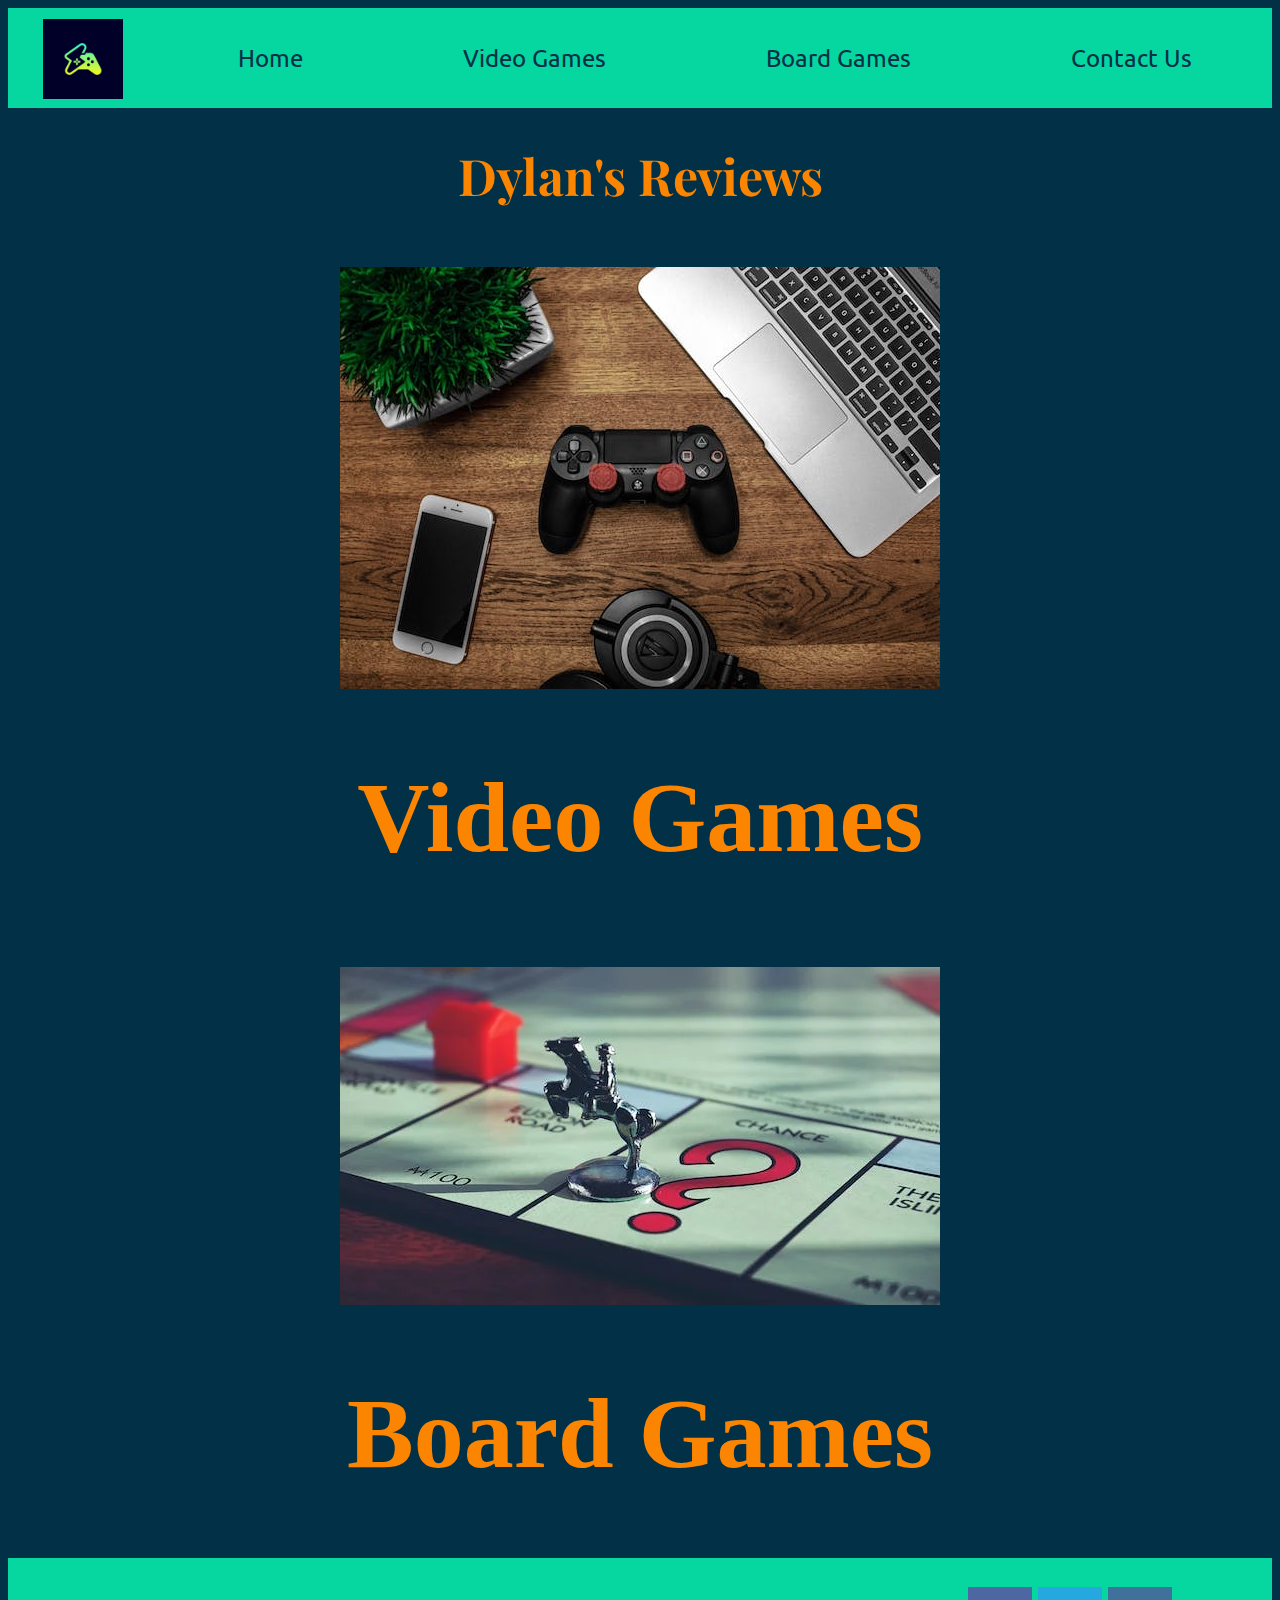
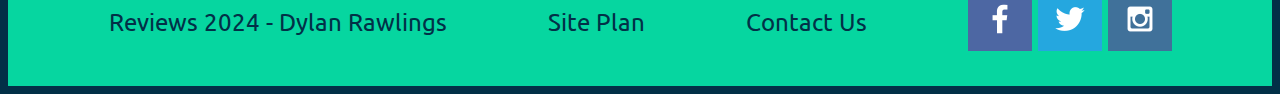
<file: reviews/index.html>
<!DOCTYPE html>
<html lang="en">
  <head>
    <meta charset="UTF-8" />
    <meta name="viewport" content="width=device-width, initial-scale=1.0" />
    <title>Reviews</title>
    <link rel="stylesheet" href="styles/index-styles.css" />
  </head>
  <body>
    <div id="content">
      <header>
        <a href="index.html" id="logo_link">
          <img class="logo" src="images/logo_200x200.png" alt="Reviews Logo" />
        </a>
        <nav>
          <a href="index.html">Home</a>
          <a href="videogames.html">Video Games</a>
          <a href="boardgames.html">Board Games</a>
          <a href="#">Contact Us</a>
        </nav>
      </header>
      <h1 id="title">Dylan's Reviews</h1>
      <main class="home-grid">
        <form action="videogames.html" id="video-game-image">
          <input type="image" src="images/video-game-link.jpeg" alt="video-game-image">
          <h1 id="videogames">Video Games</h1>
        </form>
        <form action="boardgames.html" id="board-game-image">
          <input type="image" src="images/baord-game-link.webp" alt="board-game-image">
          <h1 id="boardgames">Board Games</h1>
        </form>
      </main>      
      <footer>
        <p>Reviews 2024 - Dylan Rawlings</p>
        <p><a href="site-plan.html">Site Plan</a></p>
        <p><a href="#">Contact Us</a></p>
        <div class="social">
          <a href="https://facebook.com" target="_blank">
            <img src="images/facebook.png" alt="fb icon" />
          </a>
          <a href="https://twiter.com" target="_blank">
            <img src="images/twitter.png" alt="twitter icon" />
          </a>
          <a href="https://instagram.com" target="_blank">
            <img src="images/instagram.png" alt="instagram icon" />
          </a>
        </div>
      </footer>
    </div>
  </body>
</html>
</file>
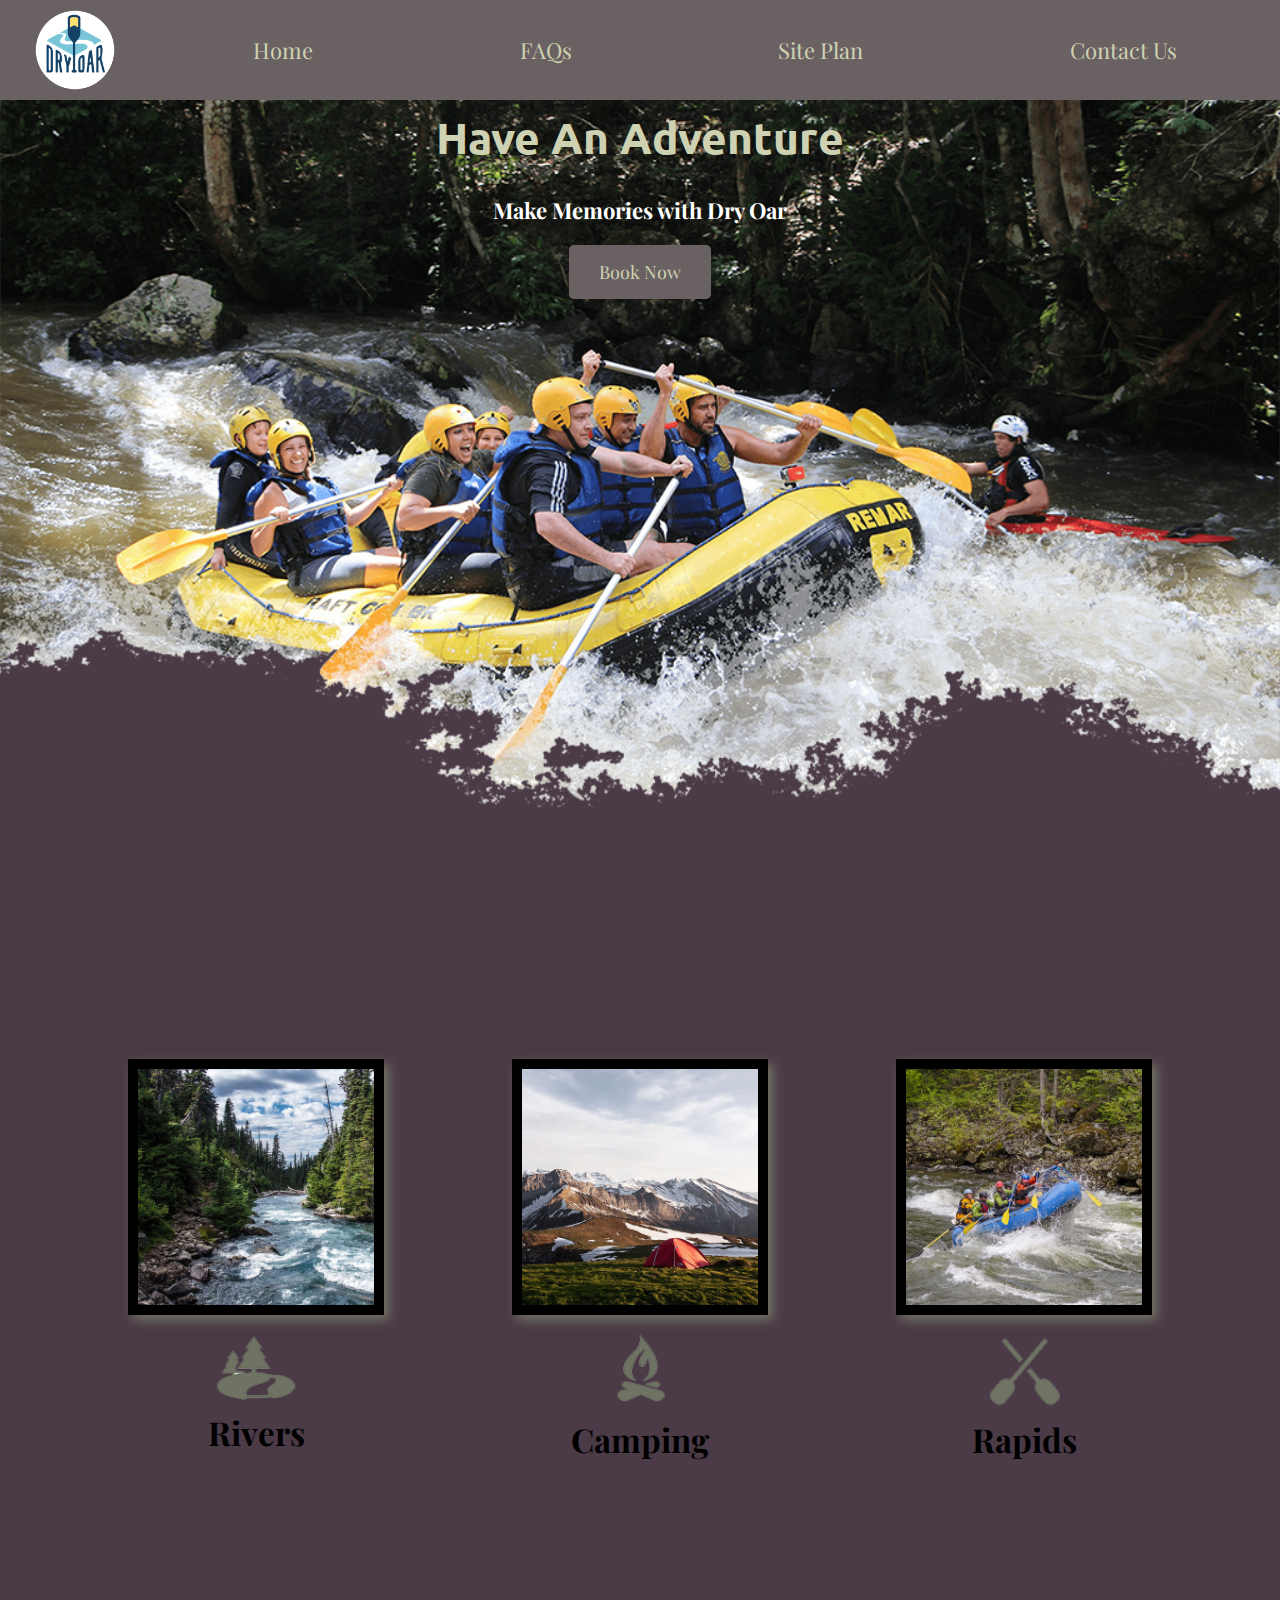
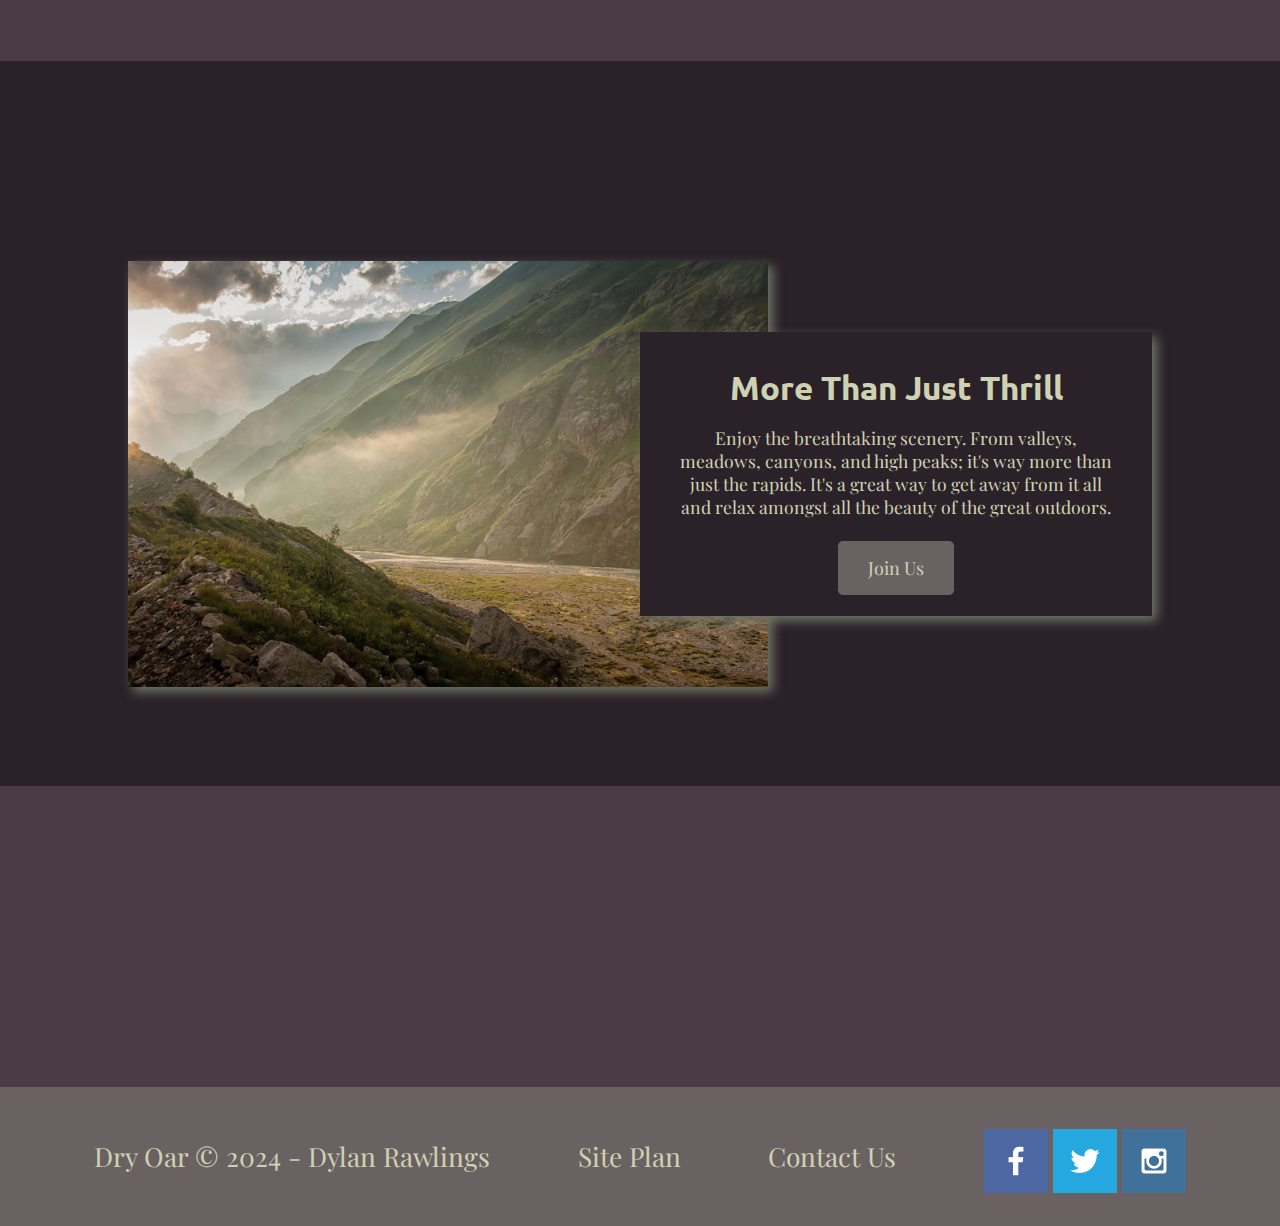
<file: wwr/index.html>
<!DOCTYPE html>
<html lang="en">
<head>
    <meta charset="UTF-8">
    <meta name="viewport" content="width=device-width, initial-scale=1.0">
    <title>Dry Oar Boating</title>
    <link rel="stylesheet" href="styles/styles.css">
</head>
<body>
    <div id="content">
        <header>
            <a href="index.html" id="logo_link">
                <img class="logo" src="images/logo.png" alt="Dry Oar Logo">
            </a>
            <nav>
                <a href="index.html">Home</a>
                <a href="faqs.html">FAQs</a>
                <a href="site_plan_rafting.html">Site Plan</a>
                <a href="contactus.html">Contact Us</a>
            </nav>
        </header>
        <div id="hero">
            <div id="hero-box">
                <img id="hero-img" src="images/hero.png" alt="People enjoying rafting">
            </div>
            <section id="hero-msg">
                <h1 class="home-title">Have An Adventure</h1>
                <h4>Make Memories with Dry Oar</h4>
                <div class="button-box">
                    <a class="book" href="contactus.html">Book Now</a>
                </div>
            </section>
        </div>
        <main class="home-grid">
            <section class="rivers-card">
                <img class="card-img" src="images/rivers.jpg" alt="river in forest">
                <img class="icon" src="images/river_icon.png" alt="river icon">
                <h2>Rivers</h2>
            </section>
            <section class="camping-card">
                <img class="card-img" src="images/camping.jpg" alt="tent in mountains">
                <img class="icon" src="images/fire_icon.png" alt="fire icon">
                <h2>Camping</h2>
            </section>
            <section class="rapids-card">
                <img class="card-img" src="images/rapids.jpg" alt="rafting boat">
                <img class="icon" src="images/oars.png" alt="oars icon">
                <h2>Rapids</h2>
            </section>
            <div id="background"></div>
            <img class="mountains" src="images/mountains.jpg" alt="Misty mountains">
            <section class="msg">
                <h2>More Than Just Thrill</h2>
                <p>Enjoy the breathtaking scenery. From valleys, meadows, canyons, and high peaks; it's way more than just the rapids. It's a great way to get away from it all and relax amongst all the beauty of the great outdoors.</p>
                <a class="join" href="rivers.html">Join Us</a>
            </section>
        </main>
        <footer>
            <p>Dry Oar &copy; 2024 - Dylan Rawlings</p>
            <p><a href="site_plan_rafting.html">Site Plan</a></p>
            <p><a href="contactus.html">Contact Us</a></p>
            <div class="social">
                <a href="https://facebook.com" target="_blank">
                    <img src="images/facebook.png" alt="fb icon">
                </a>
                <a href="https://twiter.com" target="_blank">
                    <img src="images/twitter.png" alt="twitter icon">
                </a>
                <a href="https://instagram.com" target="_blank">
                    <img src="images/instagram.png" alt="instagram icon" >
                </a>
            </div>
        </footer>
    </div>
</body>
</html>
</file>
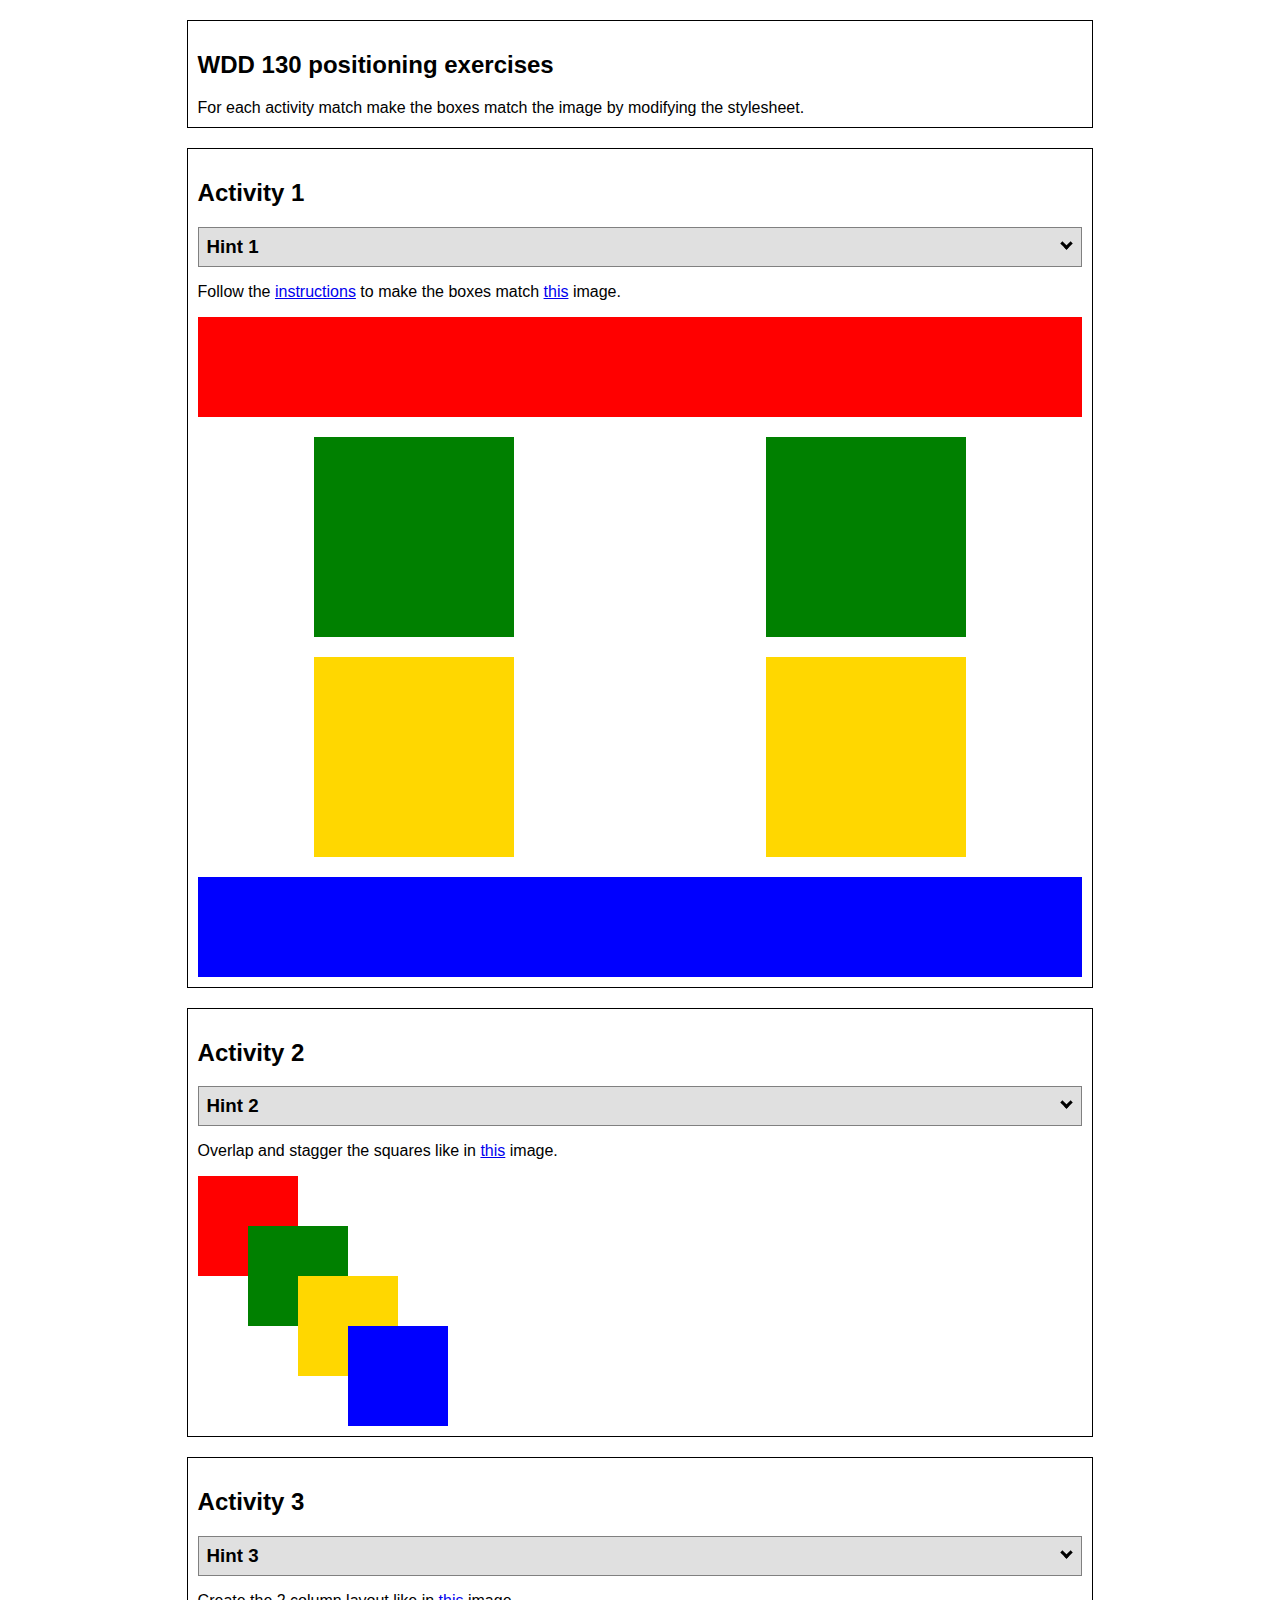
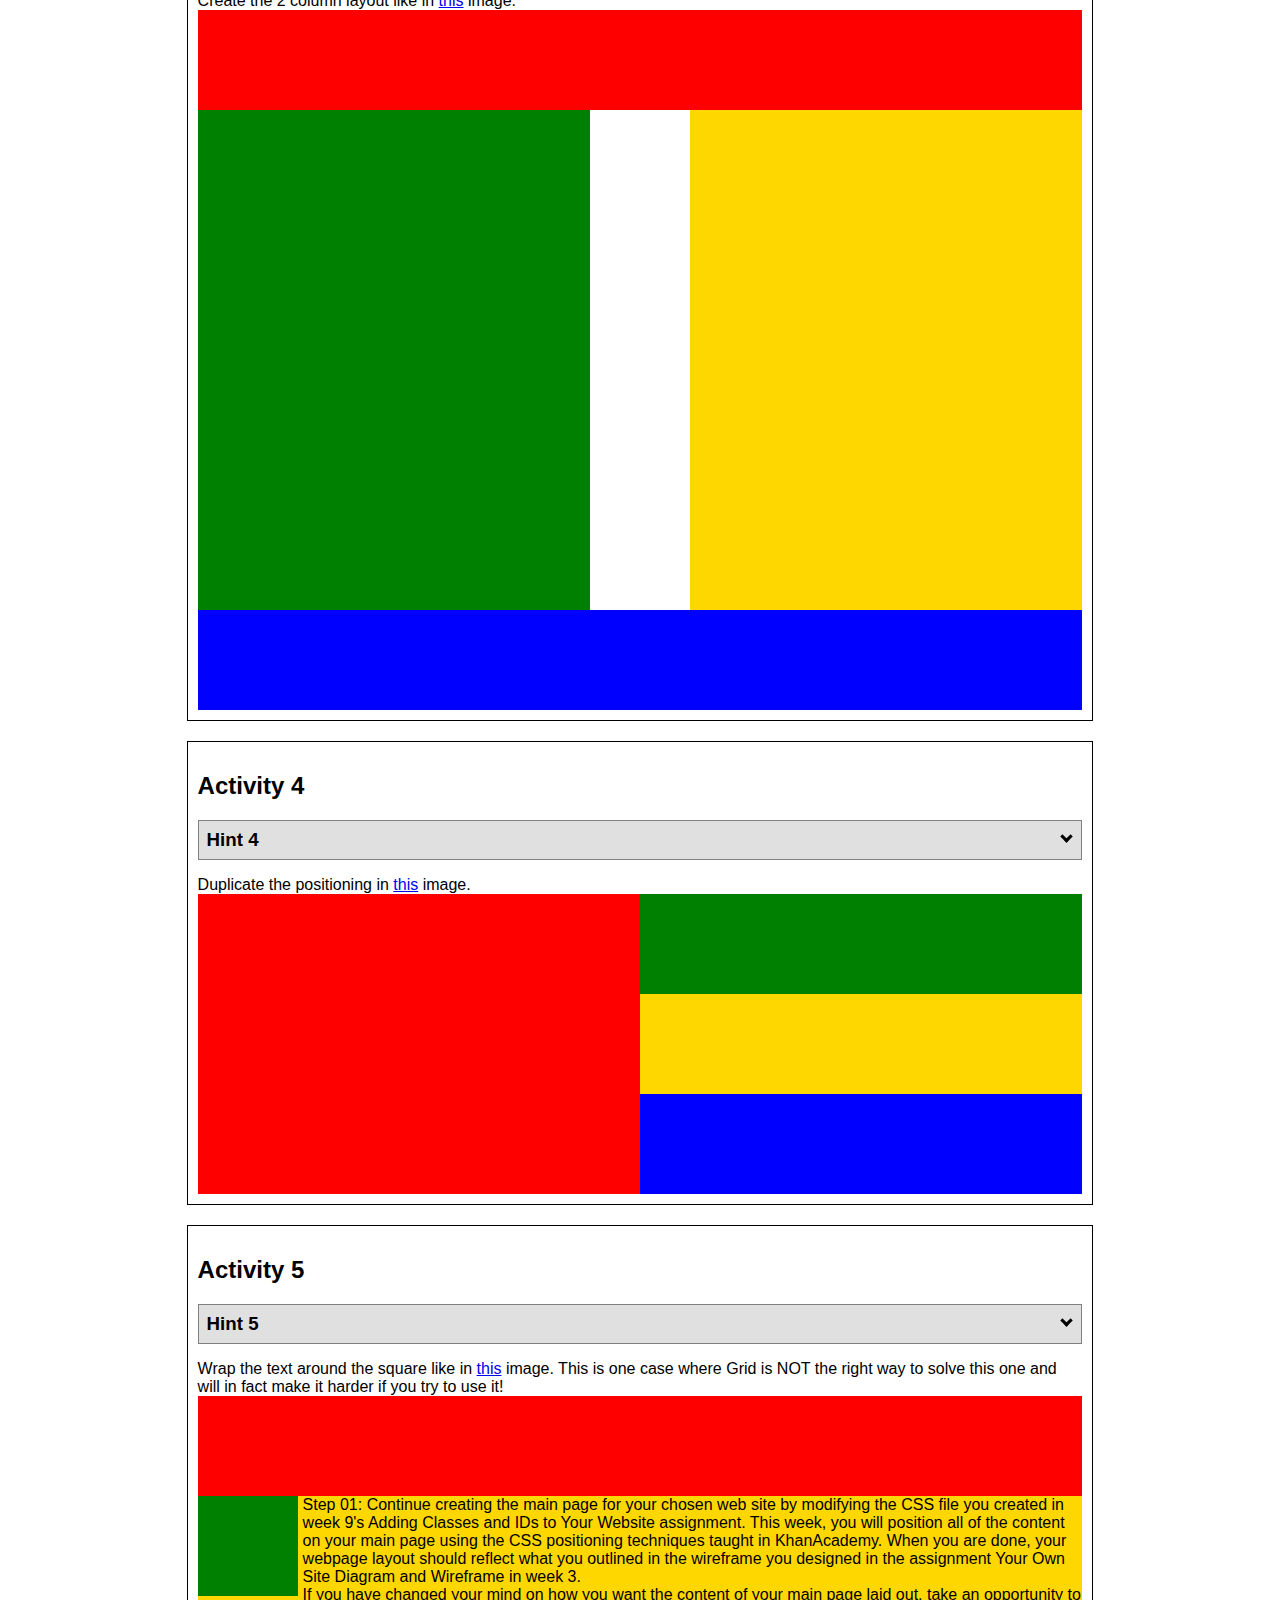
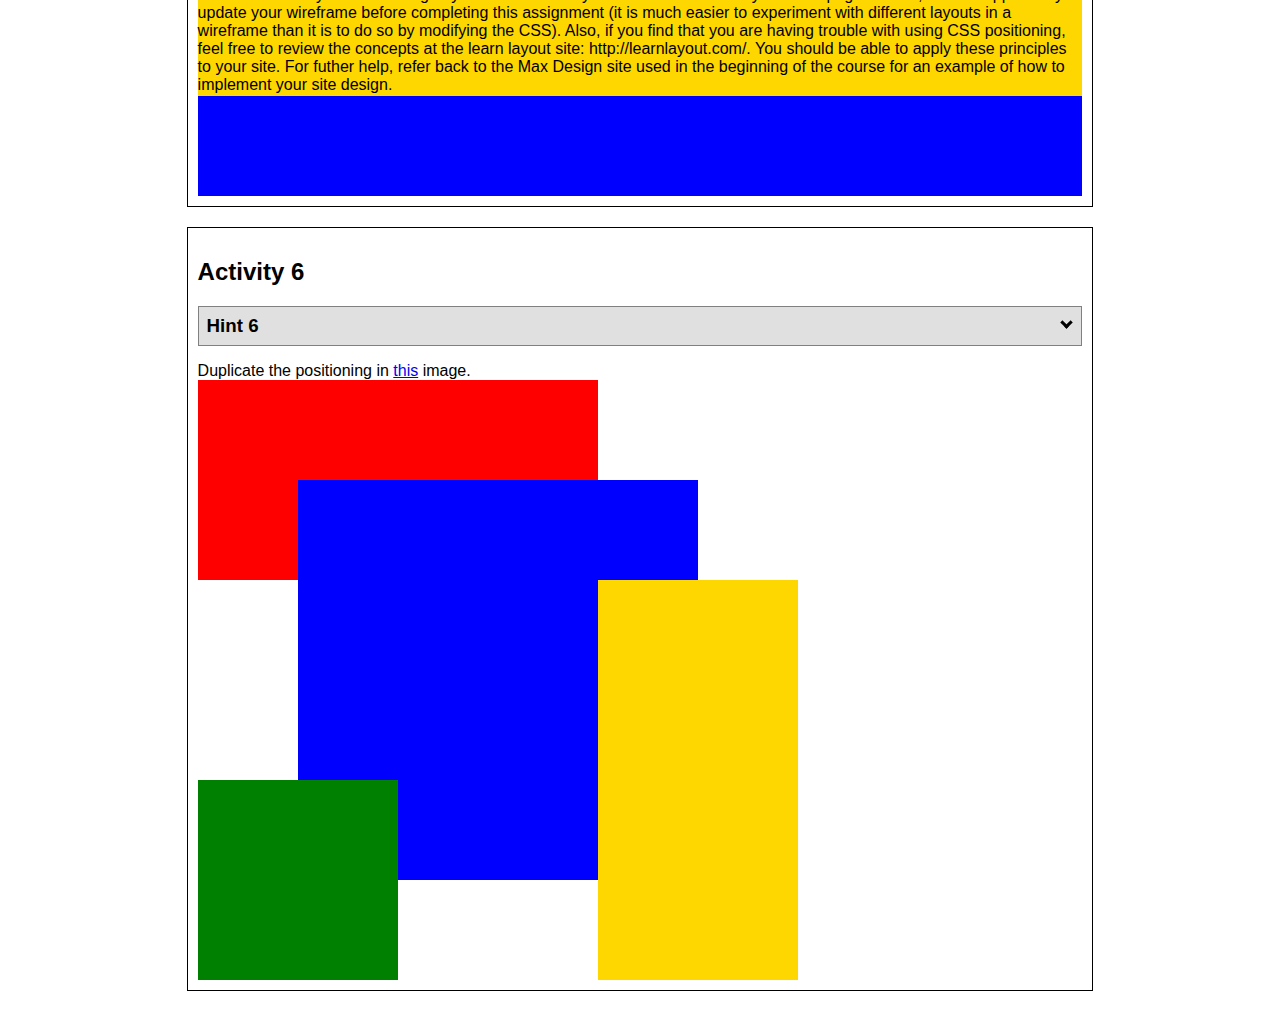
<file: positioning.html>
<!DOCTYPE html>
<html lang="en">
  <head>
    <!-- HTML - Name: positioning.html -->
    <title>Positioning Activity</title>
    <link rel="stylesheet" type="text/css" href="positionstyles.css" />
  </head>
  <body>
    <div class="activity">
      <h2>WDD 130 positioning exercises</h2>
      For each activity match make the boxes match the image by modifying the stylesheet.</div>
    <div class="activity">
      <h2>Activity 1</h2>
      <section class="hint"><input type="checkbox" ><i></i> <h3>Hint 1</h3><div><p>Check out the <a href="https://byui-wdd.github.io/wdd130/activities/w06-css-positioning.html" target="_blank">activity instructions</a> in Ilearn!</p></div></section>
      <p>Follow the <a href="https://byui-wdd.github.io/wdd130/activities/w06-css-positioning.html" target="_blank">instructions</a> to make the boxes match  <a href="https://byui-wdd.github.io/wdd130/images/example1.png" target="_blank">this</a> image.</p>
      <div class="content1" >
        <div class="red1" ></div>
        <div class="green1" ></div>
        <div class="green1" ></div>
        <div class="yellow1"></div>
        <div class="yellow1"></div>
        <div class="blue1"></div>
      </div>
    </div>
    <div class="activity">
      <h2>Activity 2</h2>
      <section class="hint"><input type="checkbox" > <h3>Hint 2</h3><i></i><div>
      <ul>
      <li>grid-template-columns: 50px 50px 50px 50px 50px </li></ul></div></section>
      <p>Overlap and stagger the squares like in <a href="https://byui-wdd.github.io/wdd130/images/example2.png" target="_blank">this</a> image.</p>
      <div class="content2" >
        <div class="red2" ></div>
        <div class="green2" ></div>
        <div class="yellow2"></div>
        <div class="blue2"></div>
      </div>
    </div>
    <div class="activity">
      <h2>Activity 3</h2>
      <section class="hint"><input type="checkbox" > <h3>Hint 3</h3><i></i><div><p>This one is going to be best solved with CSS Grid. Remember to make the boxes the right width first...then start moving them around. </p><h4>Properties used:</h4><ul><li>display:grid;</li><li>grid-template-columns:</li><li>grid-column-gap:</li>
        <li>grid-column:</li>  </ul></div></section>
      Create the 2 column layout like in <a href="https://byui-wdd.github.io/wdd130/images/example3.png" target="_blank">this</a>  image.
      <div class="content3" >
        <div class="red3" ></div>
        <div class="green3" ></div>
        <div class="yellow3"></div>
        <div class="blue3"></div>
      </div>
    </div>
    <div class="activity">
      <h2>Activity 4</h2>
      <section class="hint"><input type="checkbox" > <h3>Hint 4</h3><i></i><div><p>For the others we have been primarily concerned with width. For this one you will need to adjust height as well. </p><h4>Properties used:</h4><ul><li>display:grid;</li><li>grid-template-columns:</li><li>grid-row:</li></ul></div></section>
      Duplicate the positioning in <a href="https://byui-wdd.github.io/wdd130/images/example4.png" target="_blank">this</a> image. 
      <div class="content4" >
        <div class="red4" ></div>
        <div class="green4" ></div>
        <div class="yellow4"></div>
        <div class="blue4"></div>
      </div>
    </div>

    <div class="activity">
      <h2>Activity 5</h2>
      <section class="hint"><input type="checkbox" > <h3>Hint 5</h3><i></i><div><p>Grid is <strong>not</strong> the right way to do this.  In fact there is only one way to really do that...and that is with float. Remember that we float the thing we want the text to wrap around.  Also remember to start by making all the shapes the right size and shape.</p><h4>Properties used:</h4><ul><li>float: left;</li></ul></div></section>
      Wrap the text around the square like in <a href="https://byui-wdd.github.io/wdd130/images/example5.png" target="_blank">this</a> image. This is one case where Grid is NOT the right way to solve this one and will in fact make it harder if you try to use it!
      <div class="content5" >
        <div class="red5" ></div>
        <div class="green5" ></div>
        <div class="yellow5">Step 01: Continue creating the main page for your chosen web site by modifying the CSS file you created in week 9's Adding Classes and IDs to Your Website assignment. This week, you will position all of the content on your main page using the CSS positioning techniques taught in KhanAcademy. When you are done, your webpage layout should reflect what you outlined in the wireframe you designed in the assignment Your Own Site Diagram and Wireframe in week 3. <br />
          If you have changed your mind on how you want the content of your main page laid out, take an opportunity to update your wireframe before completing this assignment (it is much easier to experiment with different layouts in a wireframe than it is to do so by modifying the CSS). Also, if you find that you are having trouble with using CSS positioning, feel free to review the concepts at the learn layout site: http://learnlayout.com/. You should be able to apply these principles to your site. For futher help, refer back to the Max Design site used in the beginning of the course for an example of how to implement your site design.</div>
        <div class="blue5"></div>
      </div>
    </div>
    <div class="activity">
      <h2>Activity 6</h2>
      <section class="hint"><input type="checkbox" > <h3>Hint 6</h3><i></i><div><p>This one is all about visualizing the grid behind the layout. If you are having a hard time doing that first: all the sizes are even multiples of 100, and second here is another example with the lines drawn: <a href="https://byui-wdd.github.io/wdd130/images/example6-hint.png" target="_blank">example 6 with lines</a>. For this one you will find it easiest if you use px for the column width. You can also use <kbd>z-index</kbd> to control the element layering.    </p><h4>Properties used:</h4><ul><li>display:grid;</li><li>grid-template-columns:</li><li>grid-column:</li><li>grid-row:</li><li><a href="https://www.w3schools.com/cssref/pr_pos_z-index.asp" target="_blank">z-index:</a></li></ul></div></section>
      Duplicate the positioning in <a href="https://byui-wdd.github.io/wdd130/images/example6.png" target="_blank">this</a> image.
      <div class="content6" >
        <div class="red6" ></div>
        <div class="green6" ></div>
        <div class="yellow6"></div>
        <div class="blue6"></div>
      </div>
    </div>
  </body>
</html>
</file>
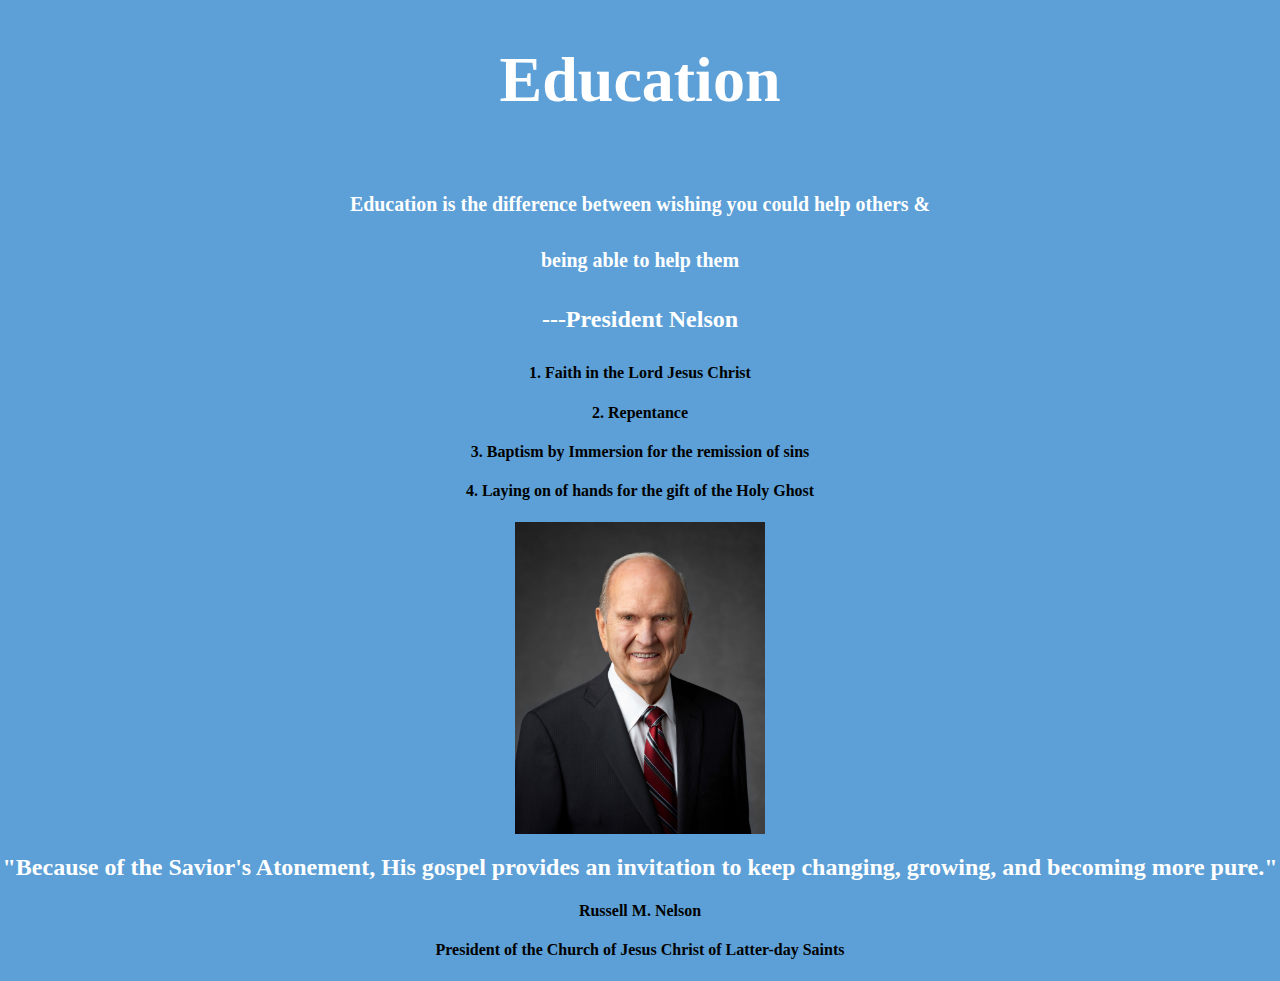
<file: ICE/w04_ice.html>
<!DOCTYPE html>
<html lang="en">
<head>
    <meta charset="UTF-8">
    <meta name="viewport" content="width=device-width, initial-scale=1.0">
    <title>President Nelson</title>
    <link rel="stylesheet" href="styles/w04_ice.css">
</head>
<body>
    <div id="content">
        <div id="header_content">
            <header>
                <h1>Education</h1>
            </header>
        </div>
        <main>
            <div id="quote1">
                <h5>Education is the difference between wishing you could help others &</h5>
                <h5>being able to help them</h5>
                <div id="president">
                    <h4>---President Nelson</h4>
                </div>
            </div>
            <div id="aof">
                <div id="aof1">
                    <h4>1. Faith in the Lord Jesus Christ</h4>
                </div>
                <div id="aof2">
                    <h4>2. Repentance</h4>
                </div>
                <div id="aof3">
                    <h4>3. Baptism by Immersion for the remission of sins</h4>
                </div>
                <div id="aof4">
                    <h4>4. Laying on of hands for the gift of the Holy Ghost</h4>
                </div>
            </div>
            <img src="images/russell_nelson_official_portrait_2018.jpeg" alt="president nelson">
            <div id="quote2">
                <h2>"Because of the Savior's Atonement, His gospel provides an invitation to keep changing, growing, and becoming more pure."</h2>
            </div>
        </main>
        <footer>
            <h4>Russell M. Nelson</h4>
            <h4>President of the Church of Jesus Christ of Latter-day Saints</h4>
        </footer>
    </div>
</body>
</html>
</file>
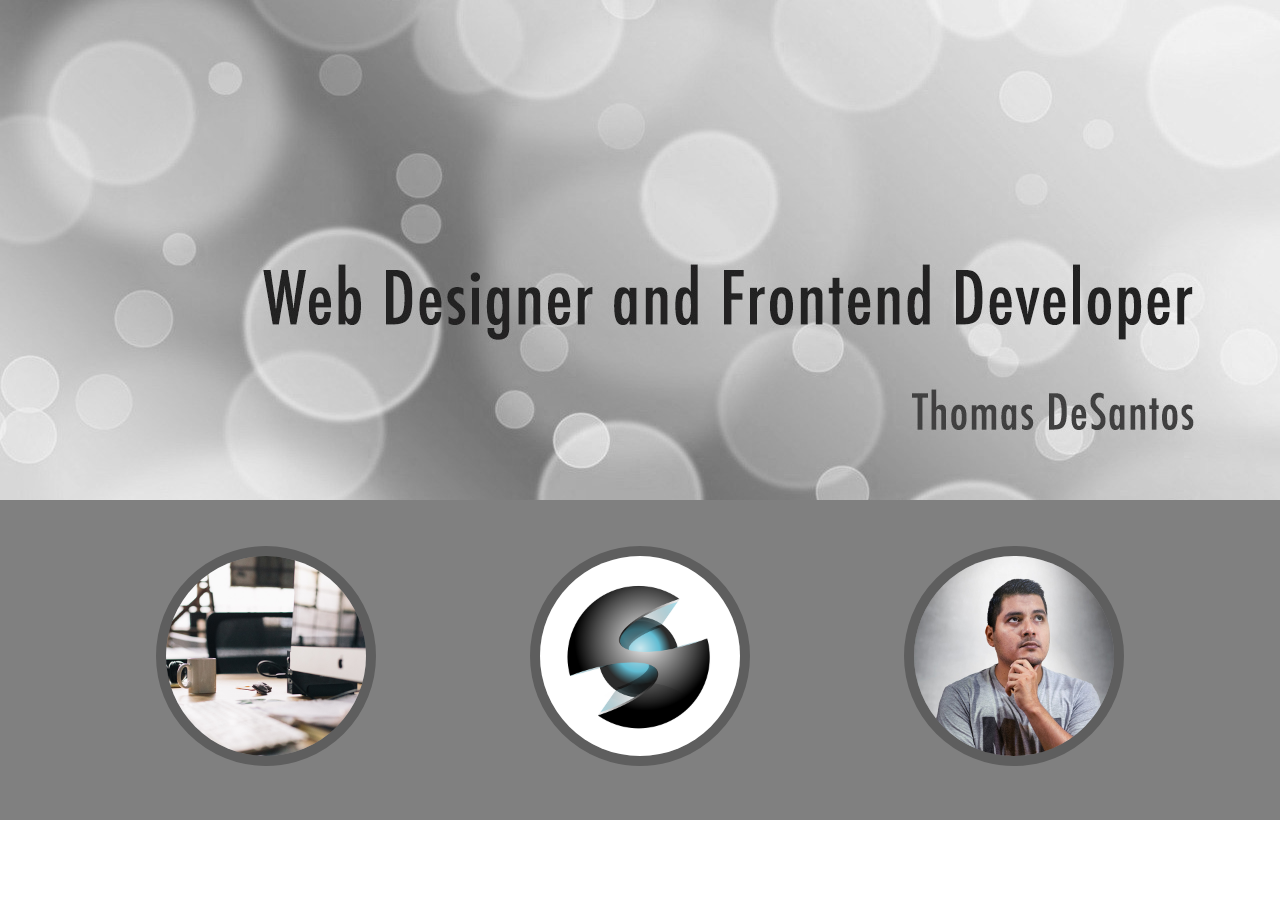
<file: ICE/w05_ice.html>
<!DOCTYPE html>
<html lang="en">
<head>
    <meta charset="UTF-8">
    <meta name="viewport" content="width=device-width, initial-scale=1.0">
    <title>Document</title>
    <link rel="stylesheet" href="styles/w05_ice.css">
</head>
<body>
    <main>
        <div id="top">
            <img src="images/w05_circles.jpg" alt="bubbles">
        </div>
        <div id="bottom">
            <img src="images/w05_ice_image_desk.jpg" alt="desk" class="desk">
            <img src="images/w05_ice_image_graphic.png" alt="logo" class="logo">
            <img src="images/w05_ice_image_person.jpg" alt="man" class="man">
        </div>
    </main>
</body>
</html>
</file>
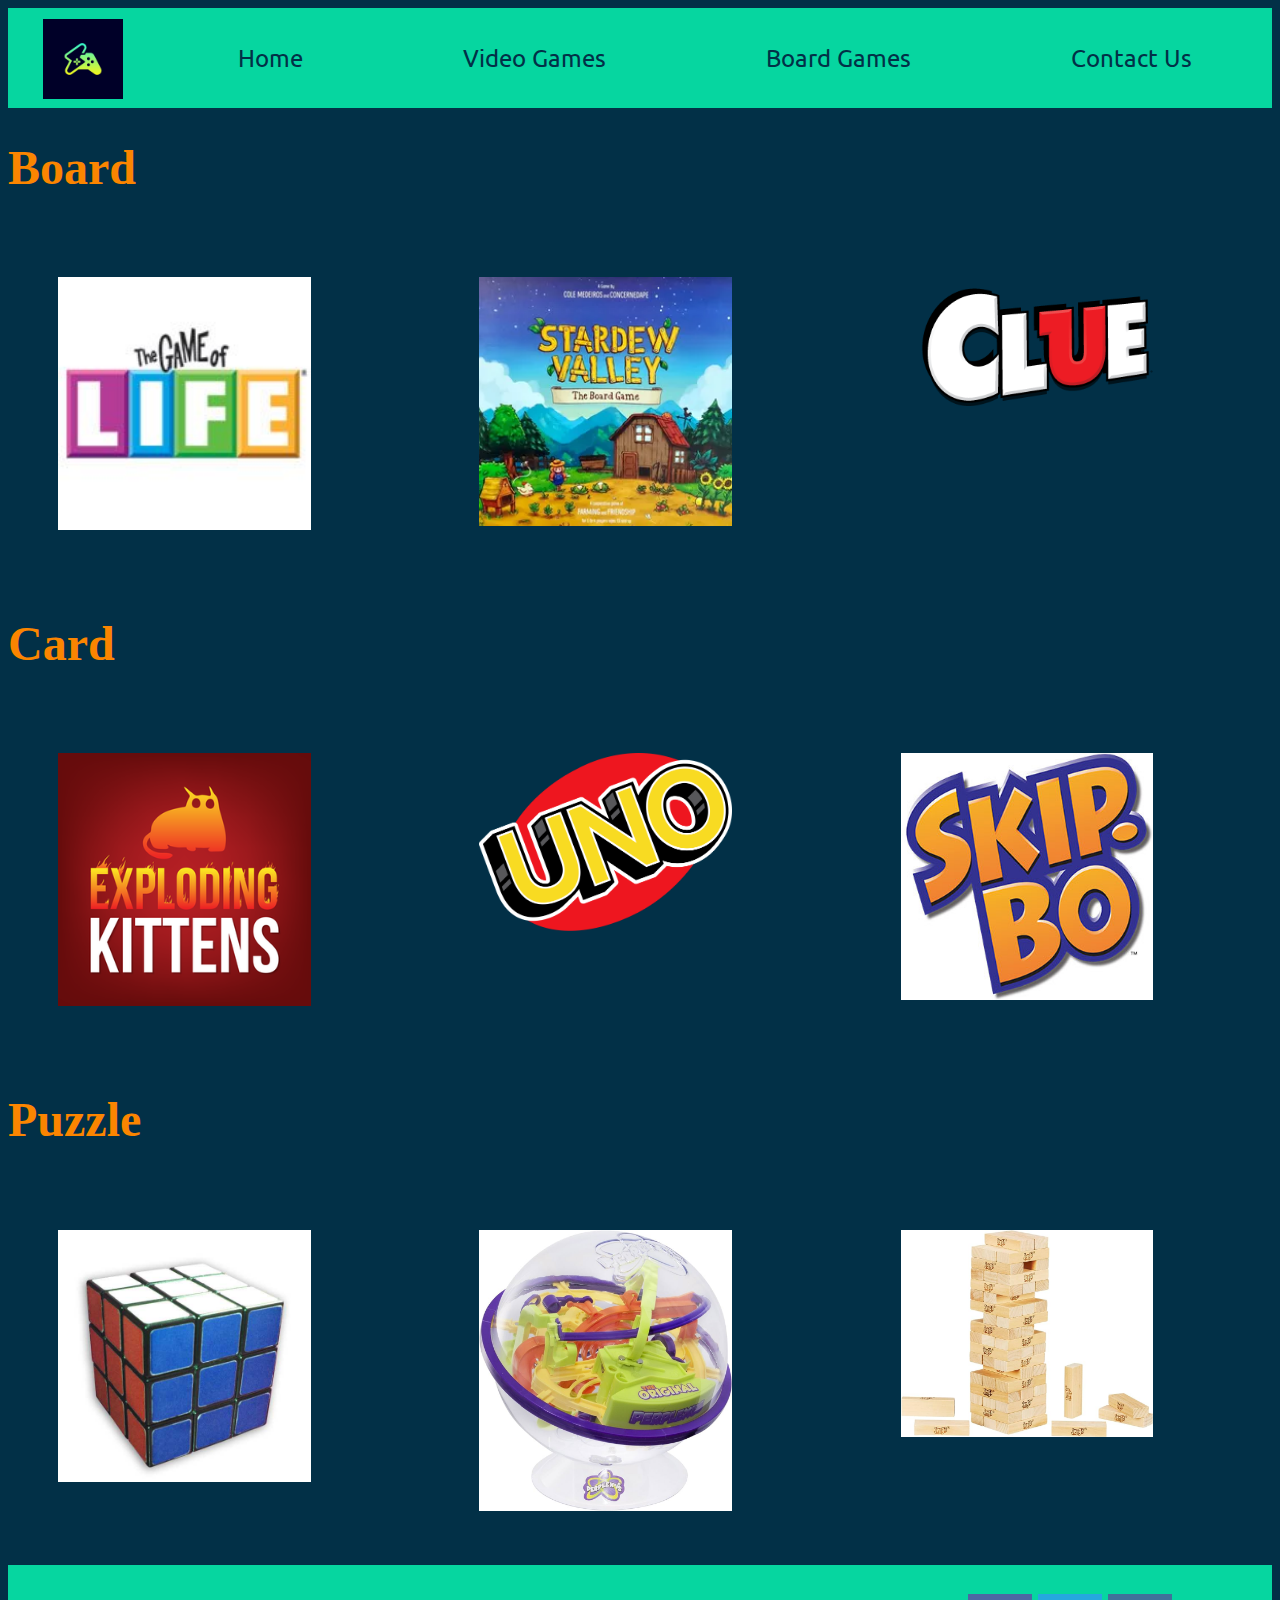
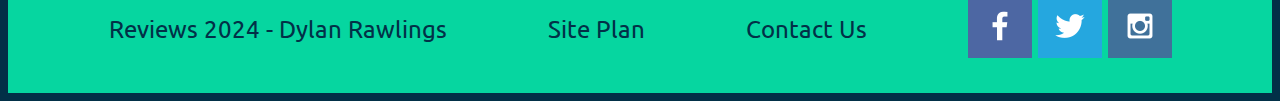
<file: reviews/boardgames.html>
<!DOCTYPE html>
<html lang="en">
  <head>
    <meta charset="UTF-8" />
    <meta name="viewport" content="width=device-width, initial-scale=1.0" />
    <title>Board Games</title>
    <link rel="stylesheet" href="styles/board-games-styles.css" />
  </head>
  <body>
    <div id="content">
      <header>
        <a href="index.html" id="logo_link">
          <img class="logo" src="images/logo_200x200.png" alt="Reviews Logo" />
        </a>
        <nav>
          <a href="index.html">Home</a>
          <a href="videogames.html">Video Games</a>
          <a href="boardgames.html">Board Games</a>
          <a href="#">Contact Us</a>
        </nav>
      </header>
      <main class="boardgame-grid">
          <h1 id="board">Board</h1>
          <div class="game-of-life">
          <img
            src="images/game-of-life.jpg"
            alt="Game of Life"
            class="game-of-life-image"
          />
          <div class="game-of-life-overlay">
            <h4 class="game-of-life-rating">
              4/5 if you want a perfectly middle of the road baord game with
              betrayal, fun, and bonding this is a good one to choose.
            </h4>
          </div>
        </div>
        <div class="stardew">
          <img
            src="images/stardew-tabletop.webp"
            alt="Stardew Valley"
            class="stardew-image"
          />
          <div class="stardew-overlay">
            <h4 class="stardew-rating">
              5/5 One of my favorite indie games in table top form, with even a
              single player way to play it.
            </h4>
          </div>
        </div>
        <div class="clue">
        <img src="images/CLUE_logo.png" alt="CLUE" class="clue-image" />
          <div class="clue-overlay">
        <h4 class="clue-rating">
          4/5 a true classic that works your brain while also having fun.
        </h4>
      </div>
      </div>
        <h1 id="card">Card</h1>
        <div class="kittens">
        <img
          src="images/Exploding_Kittens.png"
          alt="Exploding Kittens"
          class="kittens-image"
        />
          <div class="kittens-overlay">
        <h4 class="kittens-rating">
          4/5 Love cats, humor, and explosions? This game is 3 things I love in
          one, and it's easy.
        </h4>
      </div>
      </div>
      <div class="uno">
        <img src="images/UNO_Logo.png" alt="UNO" class="uno-image" />
        <div class="uno-overlay">
        <h4 class="uno-rating">
          5/5 Another true classic that has stood the test of time compared to
          other card games. With multiple version and even people making house
          rules for it, you can have tons of fun.
        </h4>
      </div>
      </div>
      <div class="skip">
        <img src="images/SKIP_BO_LOGO.jpg" alt="SKIP-BO" class="skip-image" />
        <div class="skip-overlay">
        <h4 class="skip-rating">
          3/5 A card game I am familiar with and play at least once a year when
          I'm with family, middle of the road card game.
        </h4>
      </div>
      </div>
        <h1 id="puzzle">Puzzle</h1>
        <div class="rubiks">
        <img
          src="images/Rubiks_cube_solved.jpg"
          alt="Rubiks Cube"
          class="rubiks-image"
        />
          <div class="rubiks-overlay">
        <h4 class="rubiks-rating">
          3/5 Once again another classic, which while fun, you have to either be
          naturally good at it, or learn an algorithm to solve. Which I forget
          if I'm not constantly doing it.
        </h4>
      </div>
      </div>
      <div class="perplexus">
        <img src="images/perplexus.jpg" alt="Perplexus" class="perplexus-image" />
        <div class="perplexus-overlay">
        <h4 class="perplexus-rating">
          4/5 Perplexus is an interesting little platformer puzzle. using a
          small metal ball to move around a long twisting track, or you can
          strategically flip the whole thing on it's head to get to the end.
        </h4>
      </div>
      </div>
      <div class="jenga">
        <img src="images/jenga.jpg" alt="Jenga" class="jenga-image" />
        <div class="jenga-overlay">
        <h4 class="jenga-rating">
          4/5 Jenga is a classic. Differeing from other puzzles by being a
          multiplayer game, where you have to make it so your opponents are at
          fault for making the towers fall.
        </h4>
      </div>
      </div>
      </main>
      <footer>
        <p>Reviews 2024 - Dylan Rawlings</p>
        <p><a href="#">Site Plan</a></p>
        <p><a href="#">Contact Us</a></p>
        <div class="social">
          <a href="https://facebook.com" target="_blank">
            <img src="images/facebook.png" alt="fb icon" />
          </a>
          <a href="https://twiter.com" target="_blank">
            <img src="images/twitter.png" alt="twitter icon" />
          </a>
          <a href="https://instagram.com" target="_blank">
            <img src="images/instagram.png" alt="instagram icon" />
          </a>
        </div>
      </footer>
    </div>
  </body>
</html>
</file>
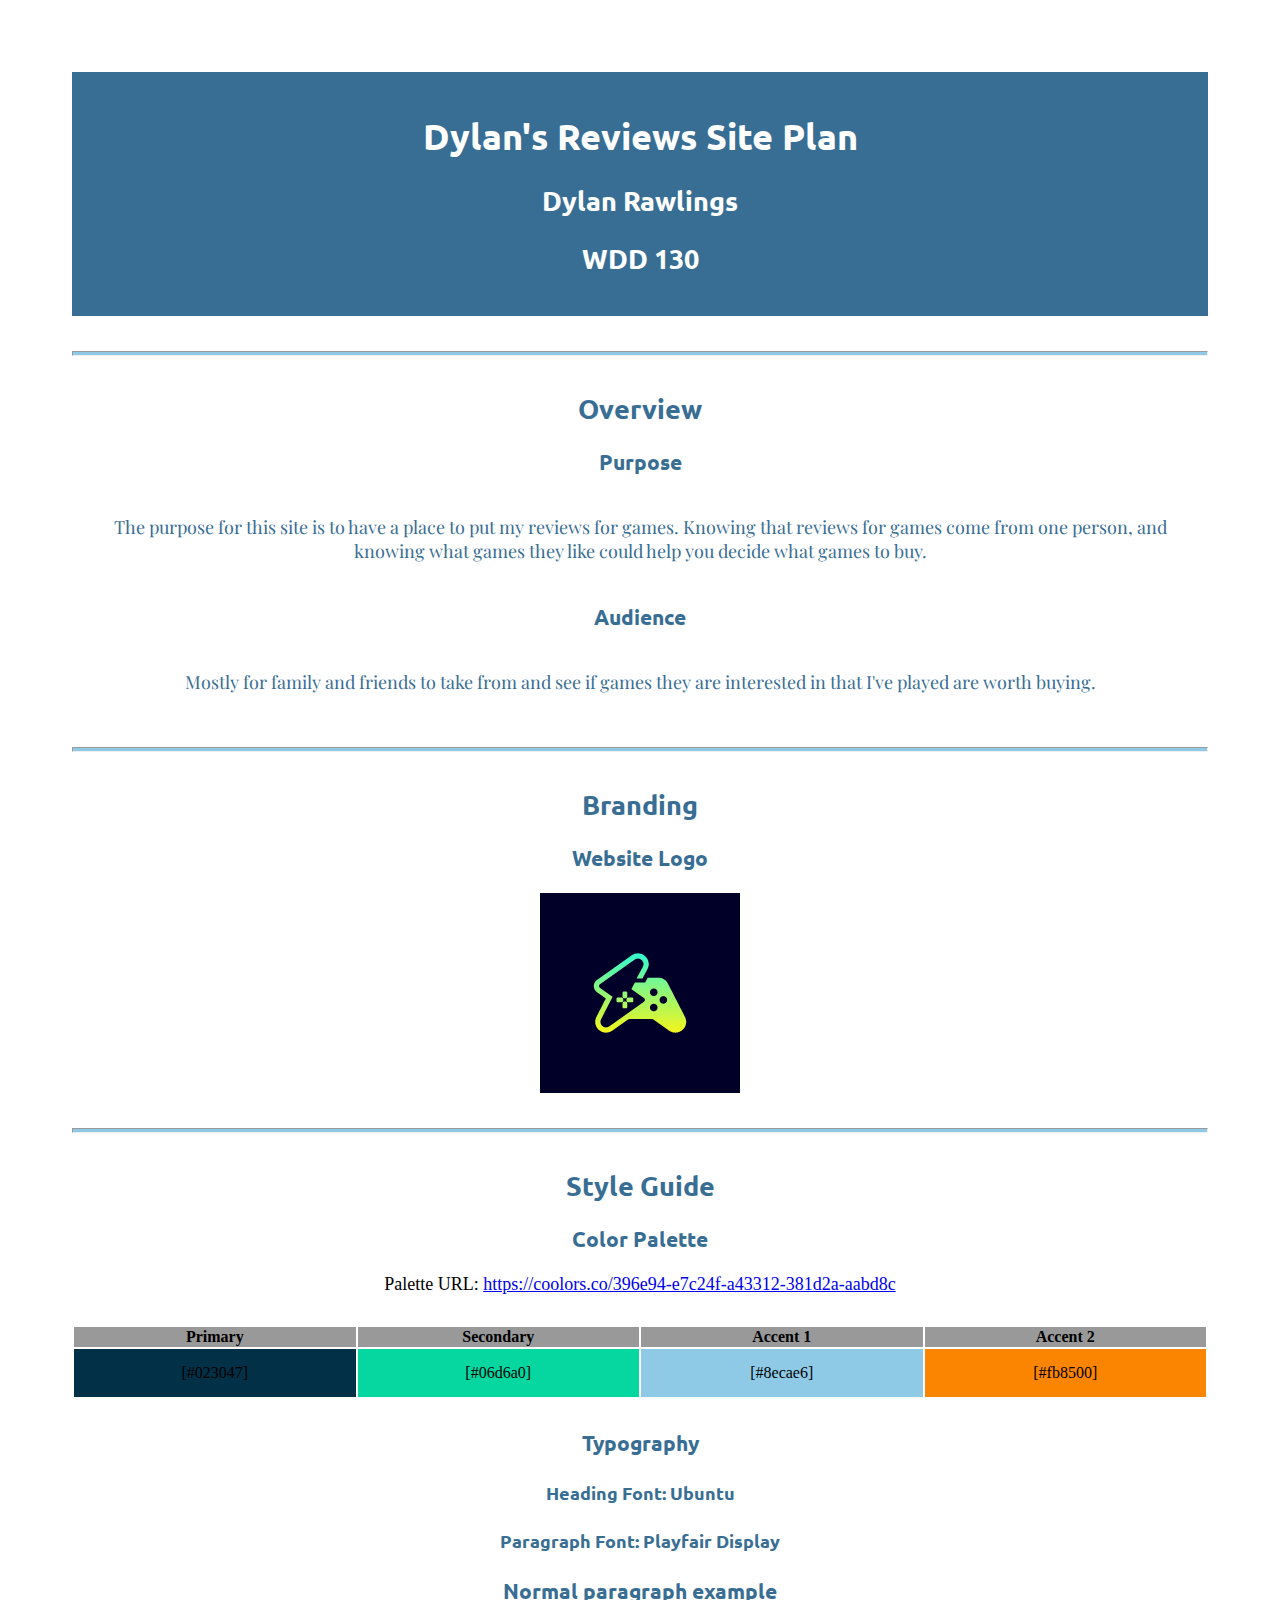
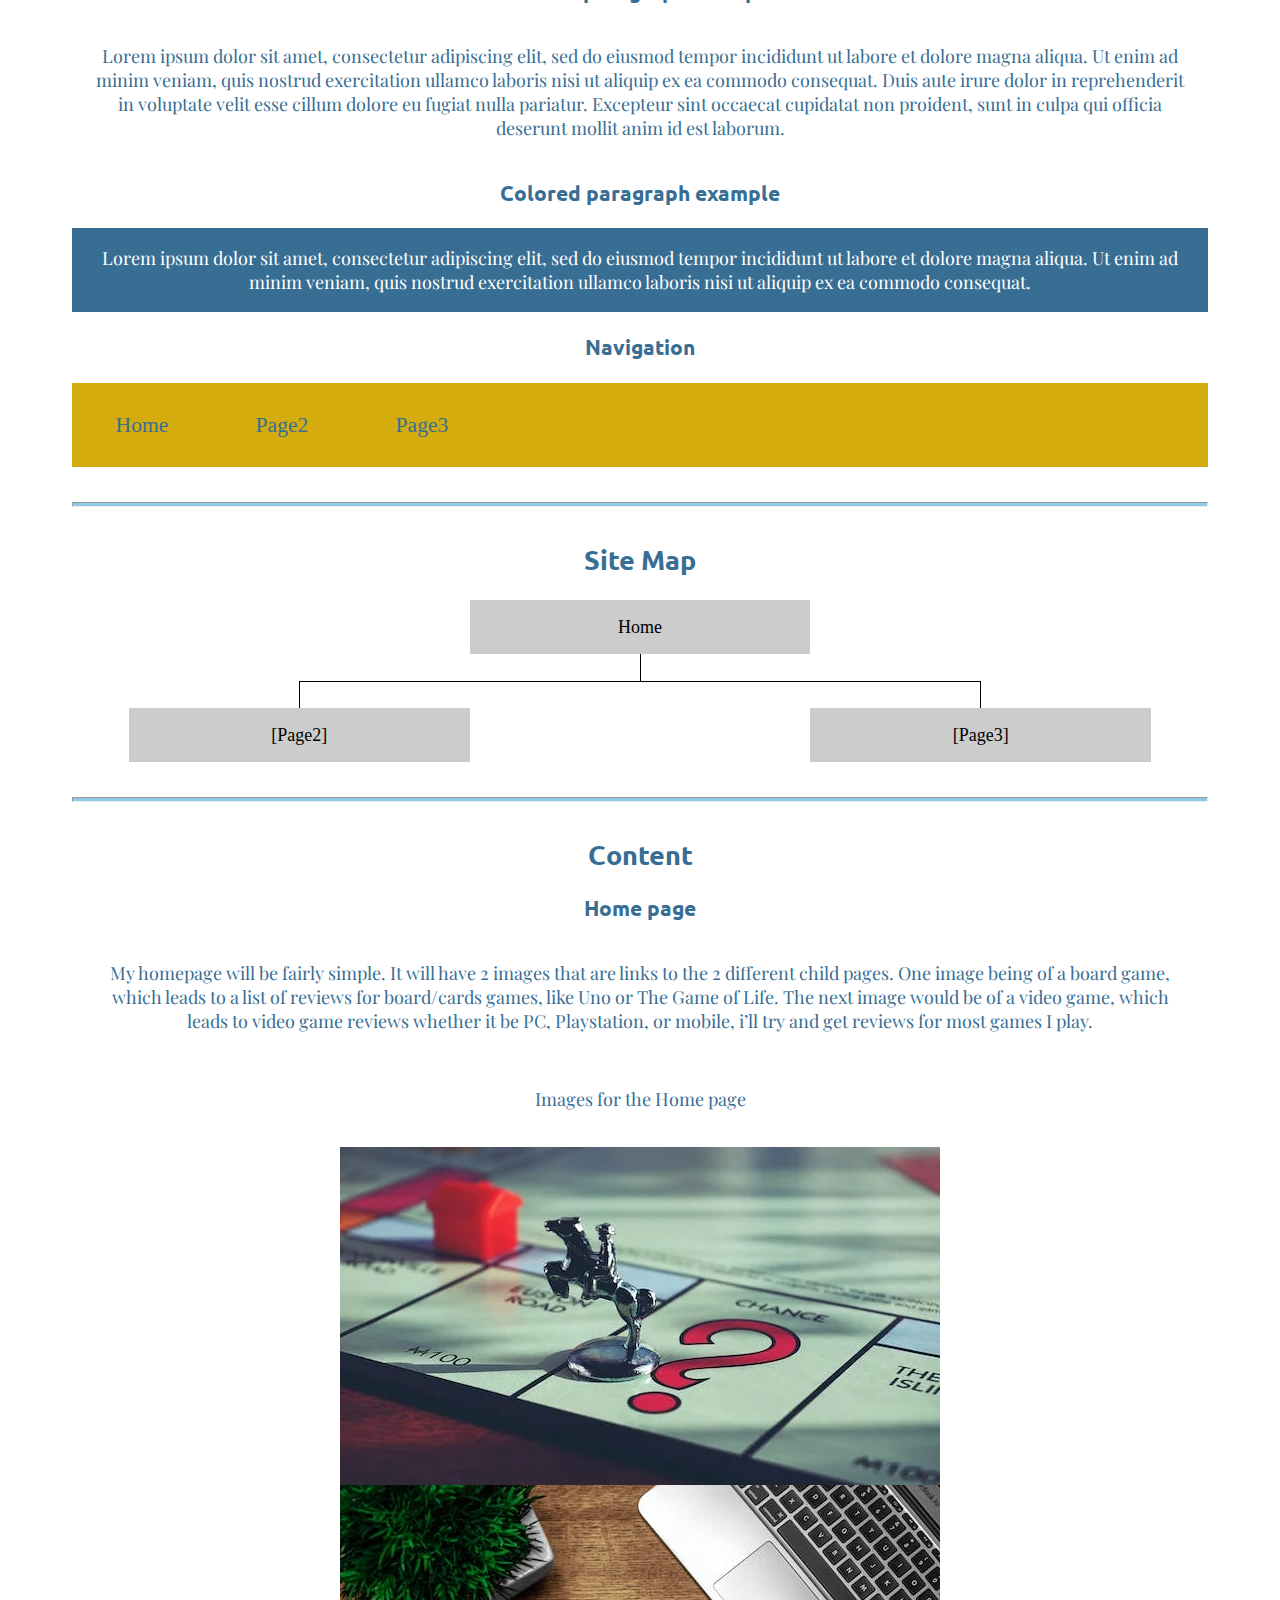
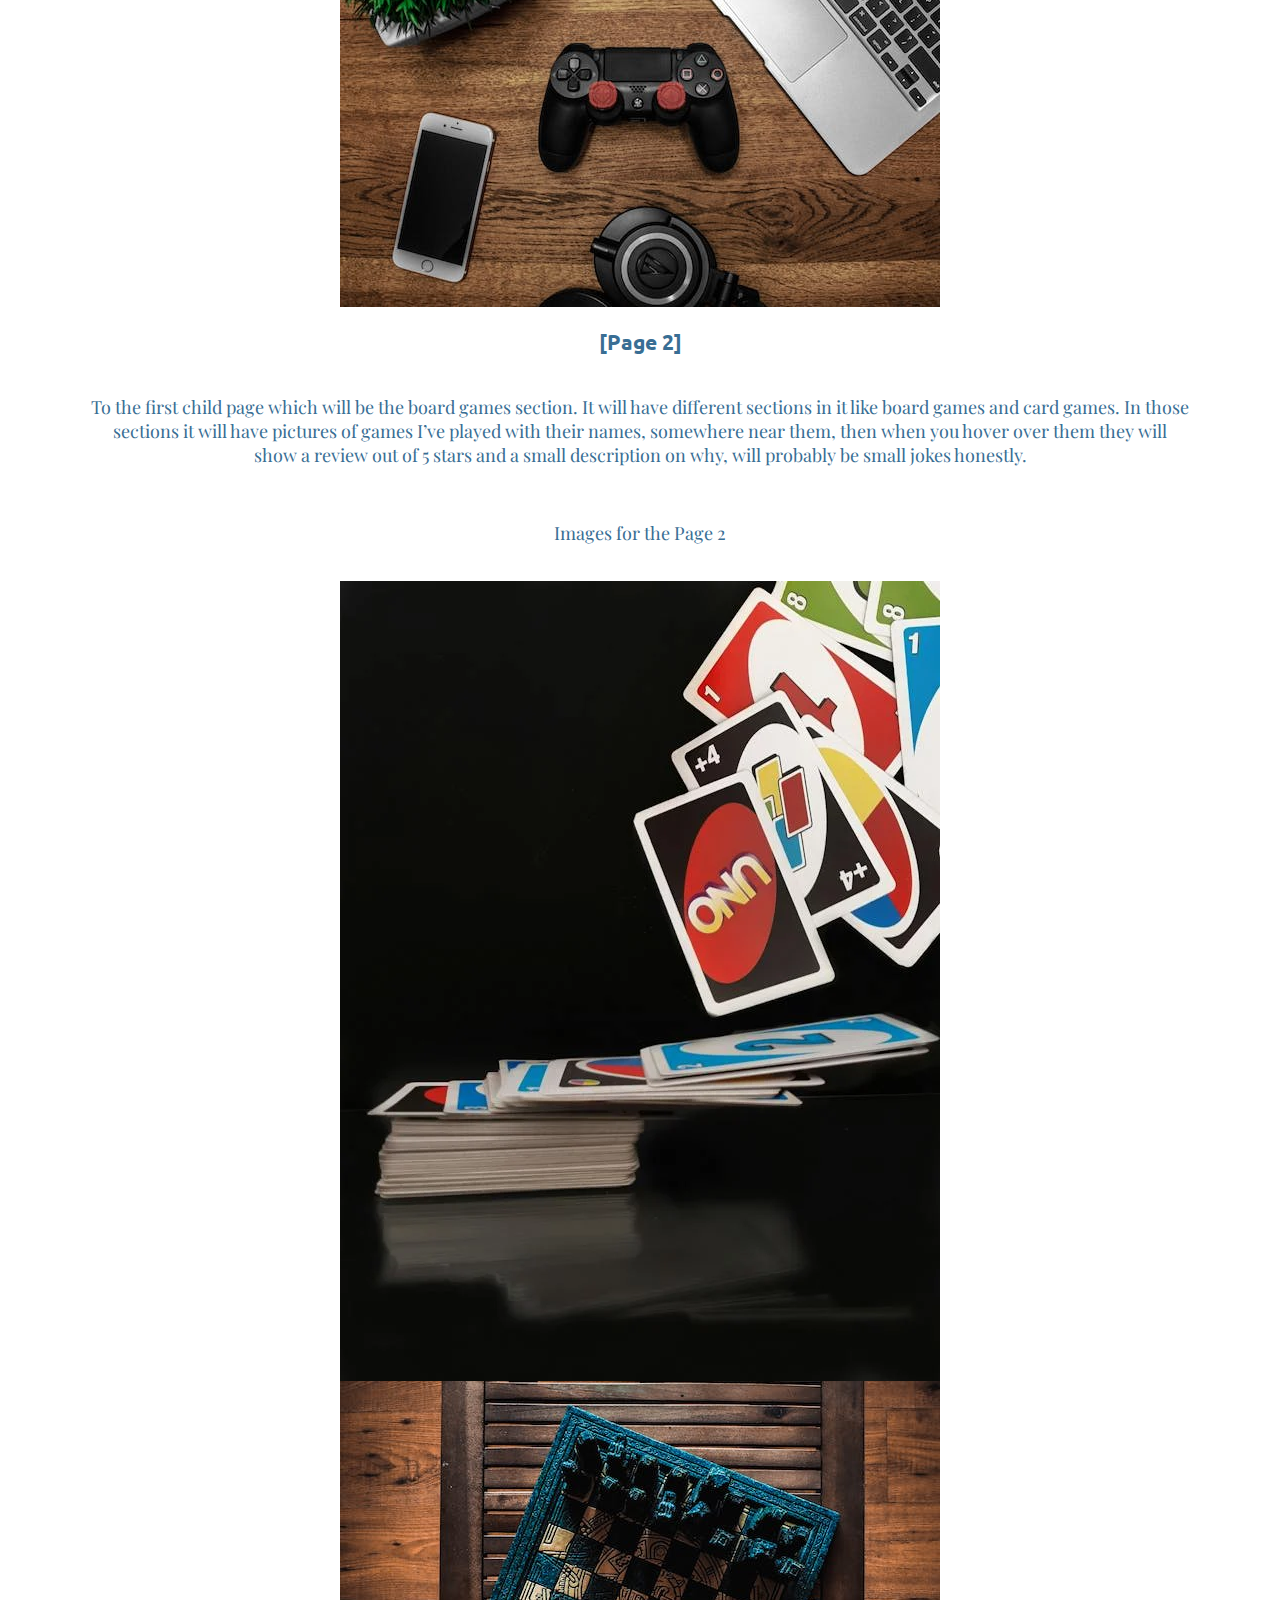
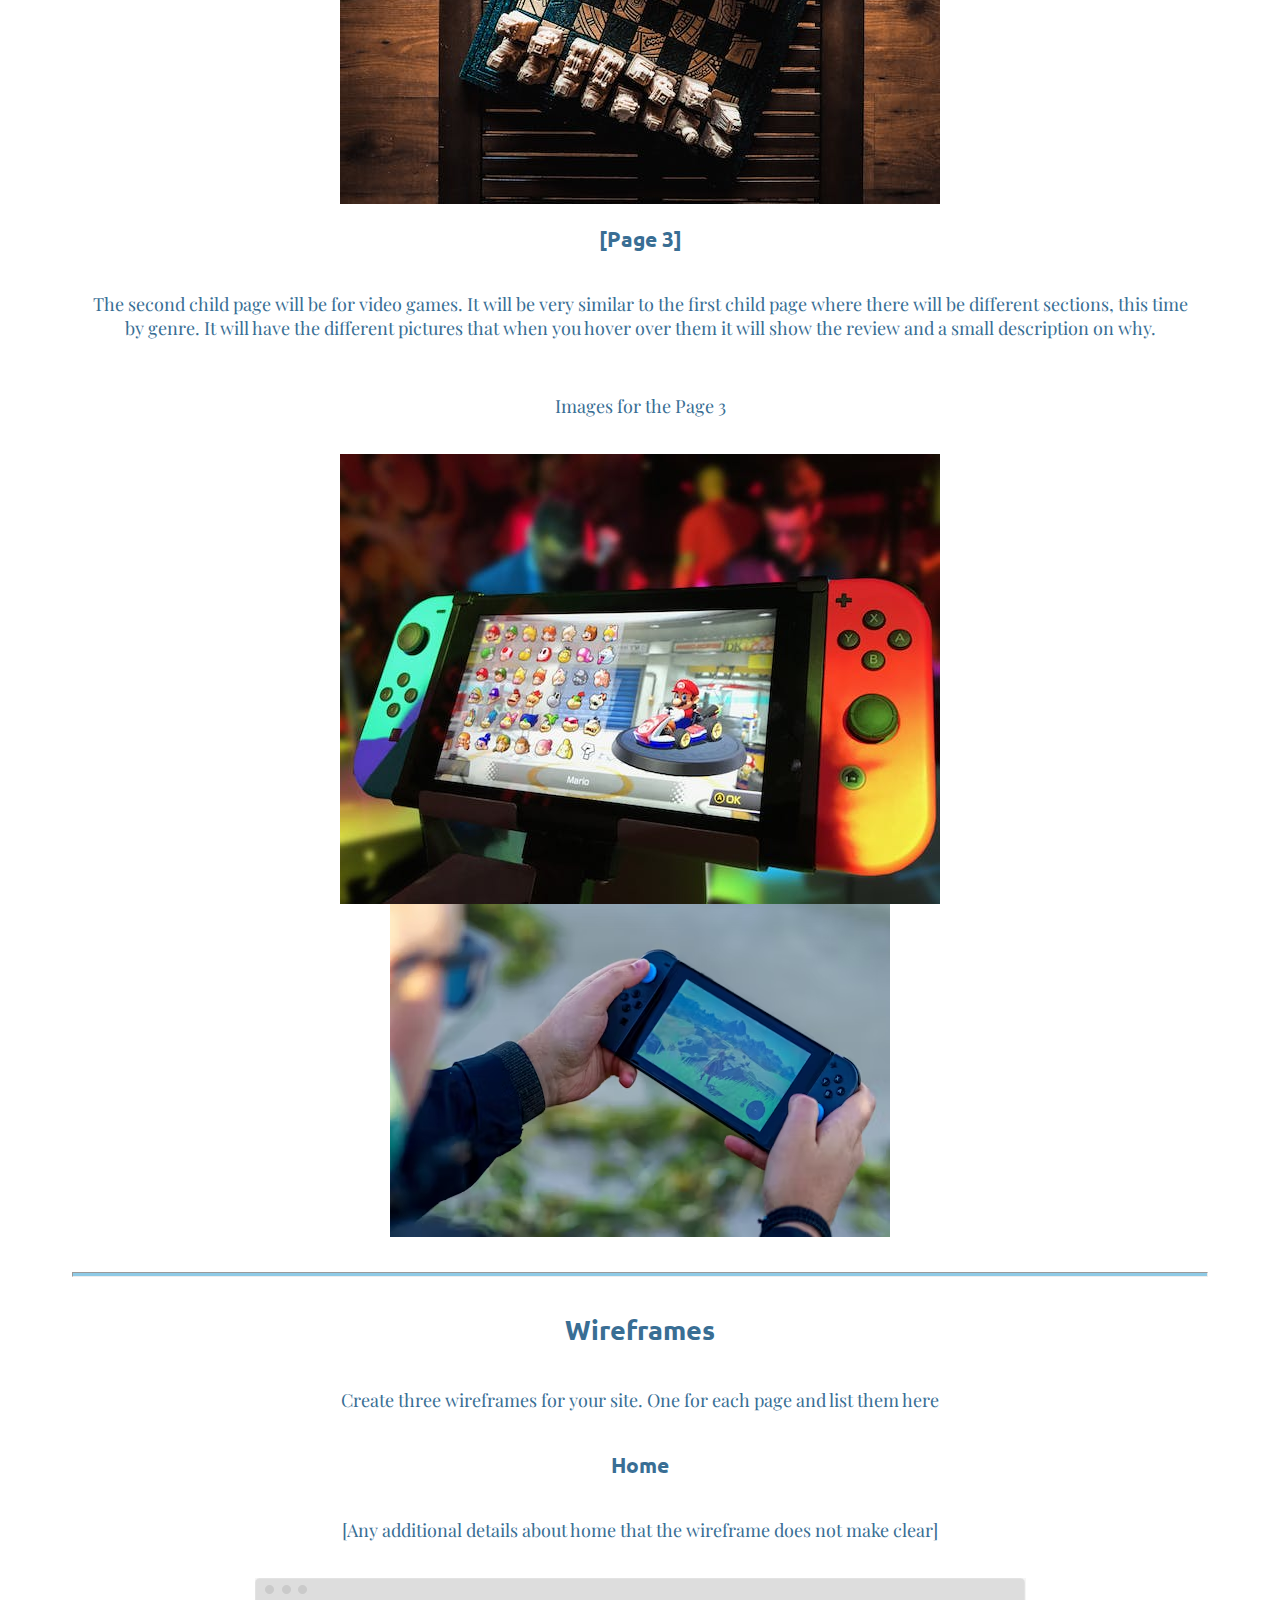
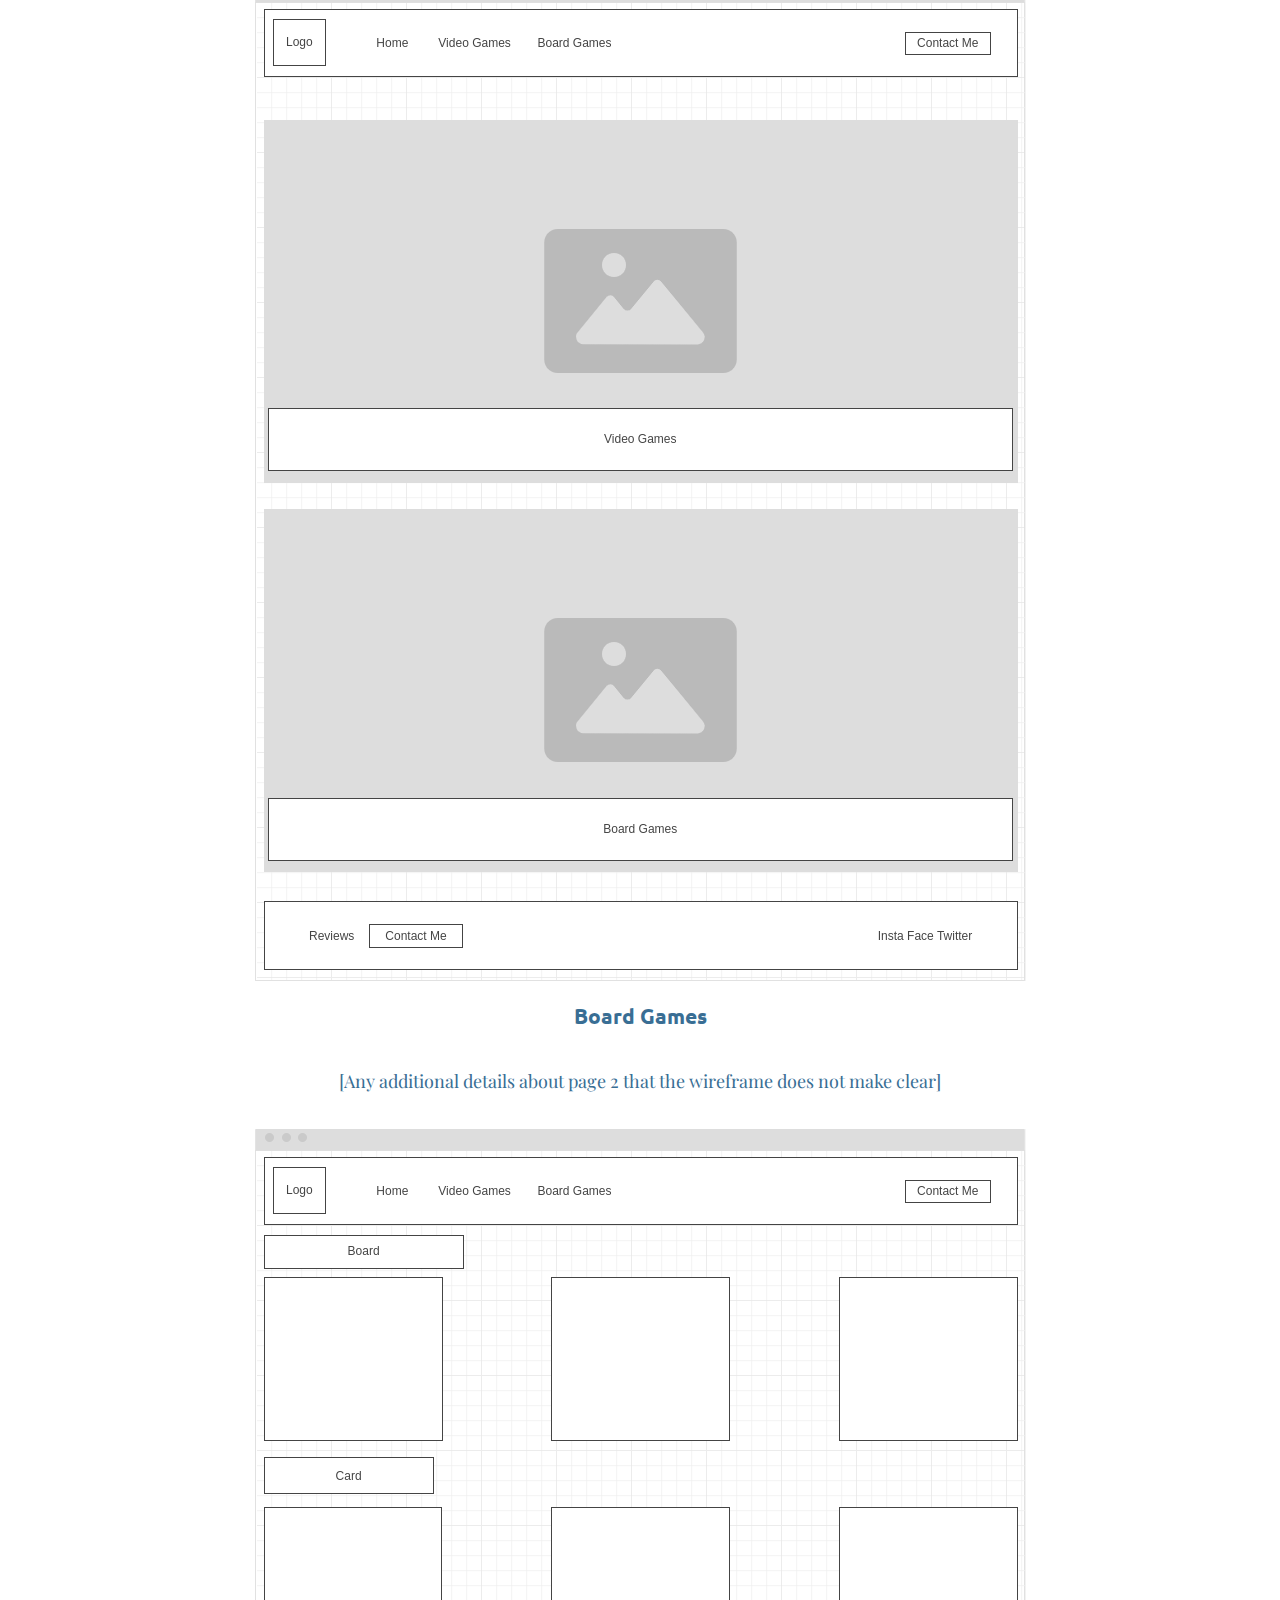
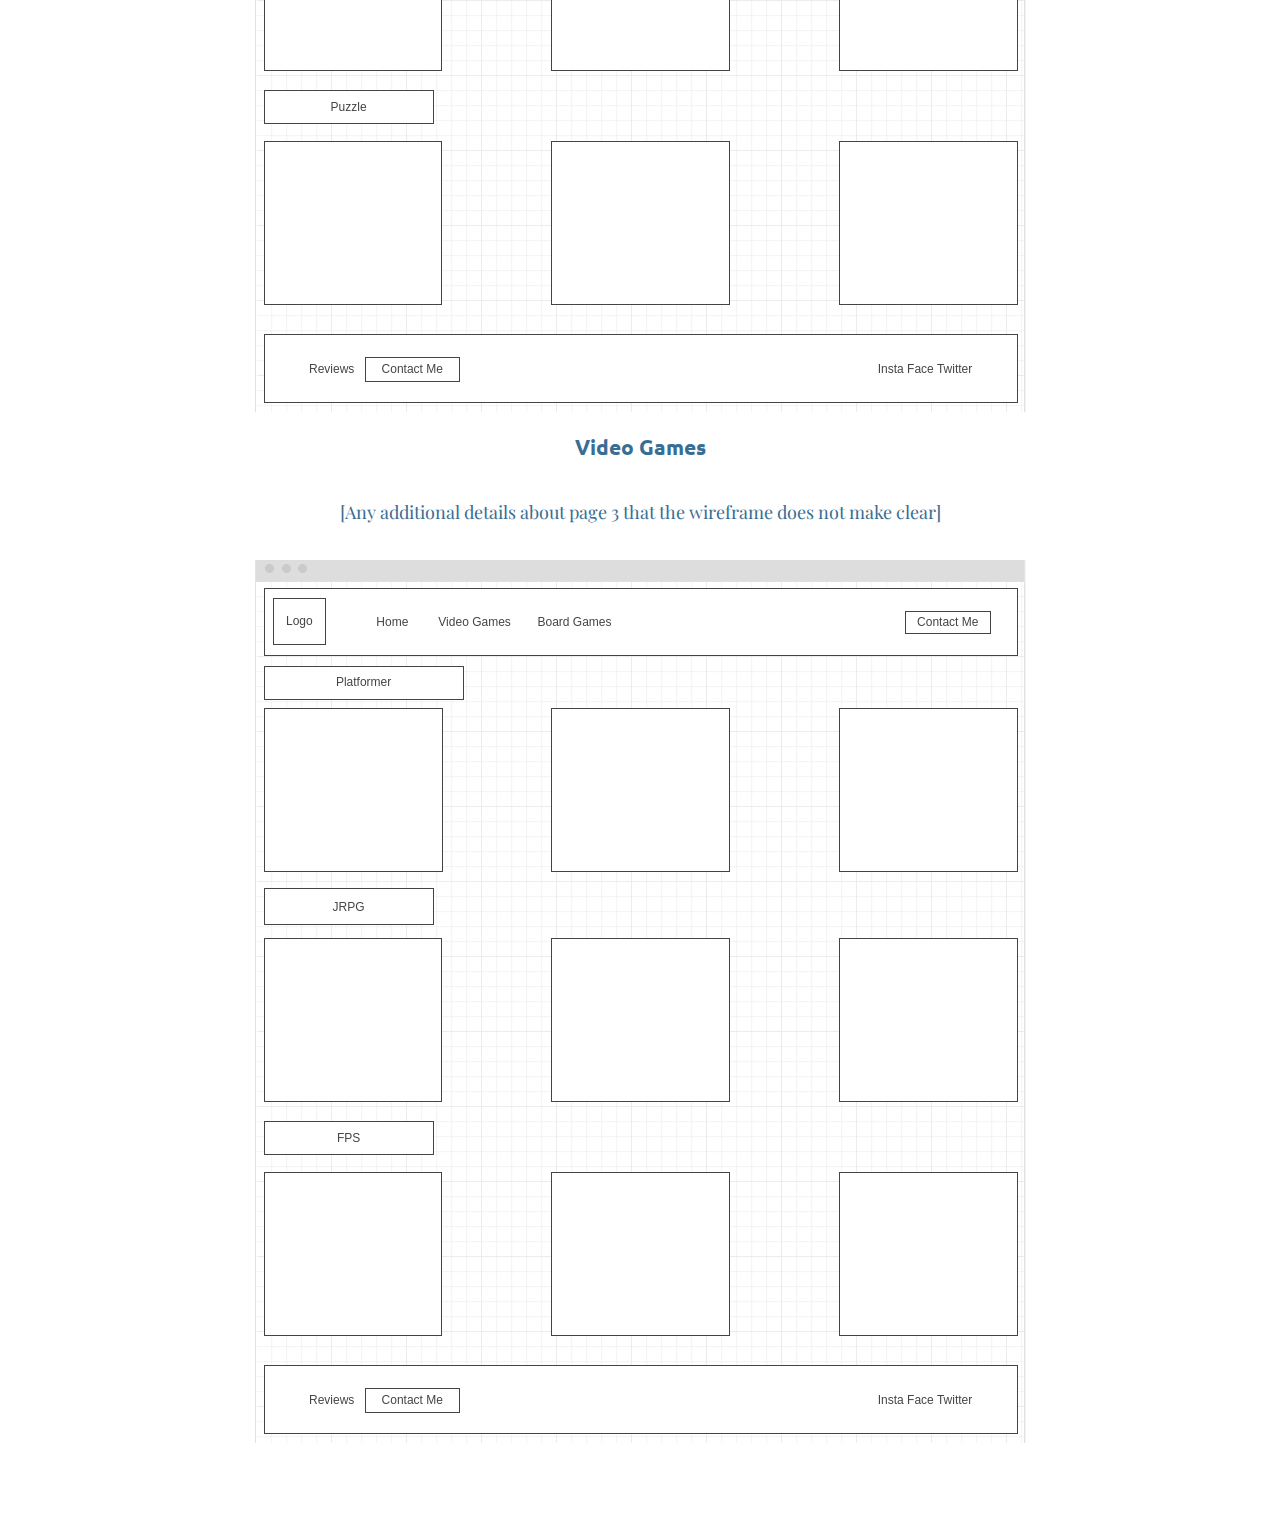
<file: reviews/site-plan.html>
<html lang="en-us">
  <head>
    <meta charset="utf-8" />
    <title>Site Plan</title>
    <link type="text/css" rel="stylesheet" href="styles/site-plan.css" />
  </head>

  <body>
    <header>
      <h1>Dylan's Reviews Site Plan</h1>
      <h2>Dylan Rawlings</h2>
      <h2>WDD 130</h2>
      <!-- In the header above, add the name or your site, your name and class number. For example if you are in section 3 you would put WDD 130.03 -->
    </header>
    <main>
      <!-- ------------------------Steps 2-3------------------------------ -->
      <hr />
      <h2>Overview</h2>
      <h3>Purpose</h3>
      <p>The purpose for this site is to have a place to put my reviews for games. Knowing that reviews for games come from one person, and knowing what games they like could help you decide what games to buy.</p>
      <!-- change this -->

      <h3>Audience</h3>
      <p>Mostly for family and friends to take from and see if games they are interested in that I've played are worth buying.</p>
      <!-- change this -->

      <hr />
      <h2>Branding</h2>
      <h3>Website Logo</h3>
      <!-- Replace this with some sort of logo for your site.  A logo can be as simple as the name of your site in a nice font :) -->
      <img src="images/logo_200x200.png" alt="Logo image" />
      <hr />
      <h2>Style Guide</h2>

      <!-- ------------------------Steps 4-8------------------------------ -->

      <h3>Color Palette</h3>
      <!--  The colors you choose for a website are one of the most important decisions you will make. Follow the instructions on the activity in iLearn then return and replace the color codes below with the hex color codes (the 6 digit numbers that show at the bottom of each color) for the colors you have chosen below.  You should have at least 2 colors but do not have to fill in all 4 if you do not need them.  -->

      <!-- Copy and paste the URL to your finished palette below Make sure to paste it into both spots -->
      Palette URL:
      <a
        href="https://coolors.co/396e94-e7c24f-a43312-381d2a-aabd8c"
        target="_blank"
        >https://coolors.co/396e94-e7c24f-a43312-381d2a-aabd8c</a
      >

      <table class="colors">
        <tbody>
          <tr>
            <th>Primary</th>
            <th>Secondary</th>
            <th>Accent 1</th>
            <th>Accent 2</th>
          </tr>
          <!-- Replace the numbers in the boxes below with your hex color codes. Then switch to the site-plan.css file and change your colors there as well. -->
          <tr>
            <td class="primary">[#023047]</td>
            <td class="secondary">[#06d6a0]</td>
            <td class="accent1">[#8ecae6]</td>
            <td class="accent2">[#fb8500]</td>
          </tr>
        </tbody>
      </table>

      <!-- ------------------------Step 9------------------------------ -->

      <h3>Typography</h3>
      <!-- Choose a font for your paragraphs (body copy) and headlines. What font(s) have you chosen? Why did you choose what you did?  Make sure to review the list of web safe fonts at W3Schools.org as a starting point.  Think also about which of your colors above you might use for background and font colors. -->

      <h4>
        Heading Font: Ubuntu
        <!-- change this -->
      </h4>
      <h4>
        Paragraph Font: Playfair Display
        <!-- change this -->
      </h4>
      <h3>Normal paragraph example</h3>
      <p>
        Lorem ipsum dolor sit amet, consectetur adipiscing elit, sed do eiusmod
        tempor incididunt ut labore et dolore magna aliqua. Ut enim ad minim
        veniam, quis nostrud exercitation ullamco laboris nisi ut aliquip ex ea
        commodo consequat. Duis aute irure dolor in reprehenderit in voluptate
        velit esse cillum dolore eu fugiat nulla pariatur. Excepteur sint
        occaecat cupidatat non proident, sunt in culpa qui officia deserunt
        mollit anim id est laborum.
      </p>
      <h3>Colored paragraph example</h3>
      <p class="colored">
        Lorem ipsum dolor sit amet, consectetur adipiscing elit, sed do eiusmod
        tempor incididunt ut labore et dolore magna aliqua. Ut enim ad minim
        veniam, quis nostrud exercitation ullamco laboris nisi ut aliquip ex ea
        commodo consequat.
      </p>

      <!-- ------------------------Step 10------------------------------ -->

      <h3>Navigation</h3>
      <!-- Think about how you want your navigation bar to look. In the site-plan.css file change the colors to your colors to get the look you desire. -->
      <nav>
        <a href="#">Home</a>
        <a href="#">Page2</a>
        <a href="#">Page3</a>
      </nav>
      <hr />
      <h2>Site Map</h2>
      <div class="sitemap">
        <div class="sm-home">Home</div>
        <div class="sm-page2">
          [Page2]
          <!-- change this -->
        </div>
        <div class="sm-page3">
          [Page3]
          <!-- change this -->
        </div>

        <div class="top">&nbsp;</div>
        <div class="left">&nbsp;</div>
        <div class="right">&nbsp;</div>
      </div>

      <!-- --------Content Section -------------- -->
      <hr />
      <h2>Content</h2>
      <h3>Home page</h3>
      <p>My homepage will be fairly simple. It will have 2 images that are links to the 2 different child pages. One image being of a board game, which leads to a list of reviews for board/cards games, like Uno or The Game of Life. The next image would be of a video game, which leads to video game reviews whether it be PC, Playstation, or mobile, i’ll try and get reviews for most games I play.      </p>
      <p>Images for the Home page</p>
      <img src="images/baord-game-link.webp" alt="image for homepage" />
      <img src="images/video-game-link.jpeg" alt="image for homepage" />

      <h3>[Page 2]</h3>
      <p>To the first child page which will be the board games section. It will have different sections in it like board games and card games. In those sections it will have pictures of games I’ve played with their names, somewhere near them, then when you hover over them they will show a review out of 5 stars and a small description on why, will probably be small jokes honestly.      </p>
      <p>Images for the Page 2</p>
      <img src="images/uno.webp" alt="image for page" />
      <img src="images/chess.jpeg" alt="image for page" />

      <h3>[Page 3]</h3>
      <p>The second child page will be for video games. It will be very similar to the first child page where there will be different sections, this time by genre. It will have the different pictures that when you hover over them it will show the review and a small description on why.      </p>
      <p>Images for the Page 3</p>
      <img src="images/mario-kart.jpeg" alt="image for page3" />
      <img src="images/botw.avif" alt="image for page3" />

      <hr />
      <h2>Wireframes</h2>
      <p>
        Create three wireframes for your site. One for each page and list them
        here
      </p>

      <h3>Home</h3>
      <p>
        [Any additional details about home that the wireframe does not make
        clear]
      </p>
      <img src="images/home-page-wire.png" alt="home page wireframe" />

      <h3>Board Games</h3>
      <p>
        [Any additional details about page 2 that the wireframe does not make
        clear]
      </p>
      <img src="images/board-game-wire.png" alt="page 2 wireframe" />

      <h3>Video Games</h3>
      <p>
        [Any additional details about page 3 that the wireframe does not make
        clear]
      </p>
      <img src="images/video-game-wire.png" alt="page 3 wireframe" />
    </main>
  </body>
</html>
</file>
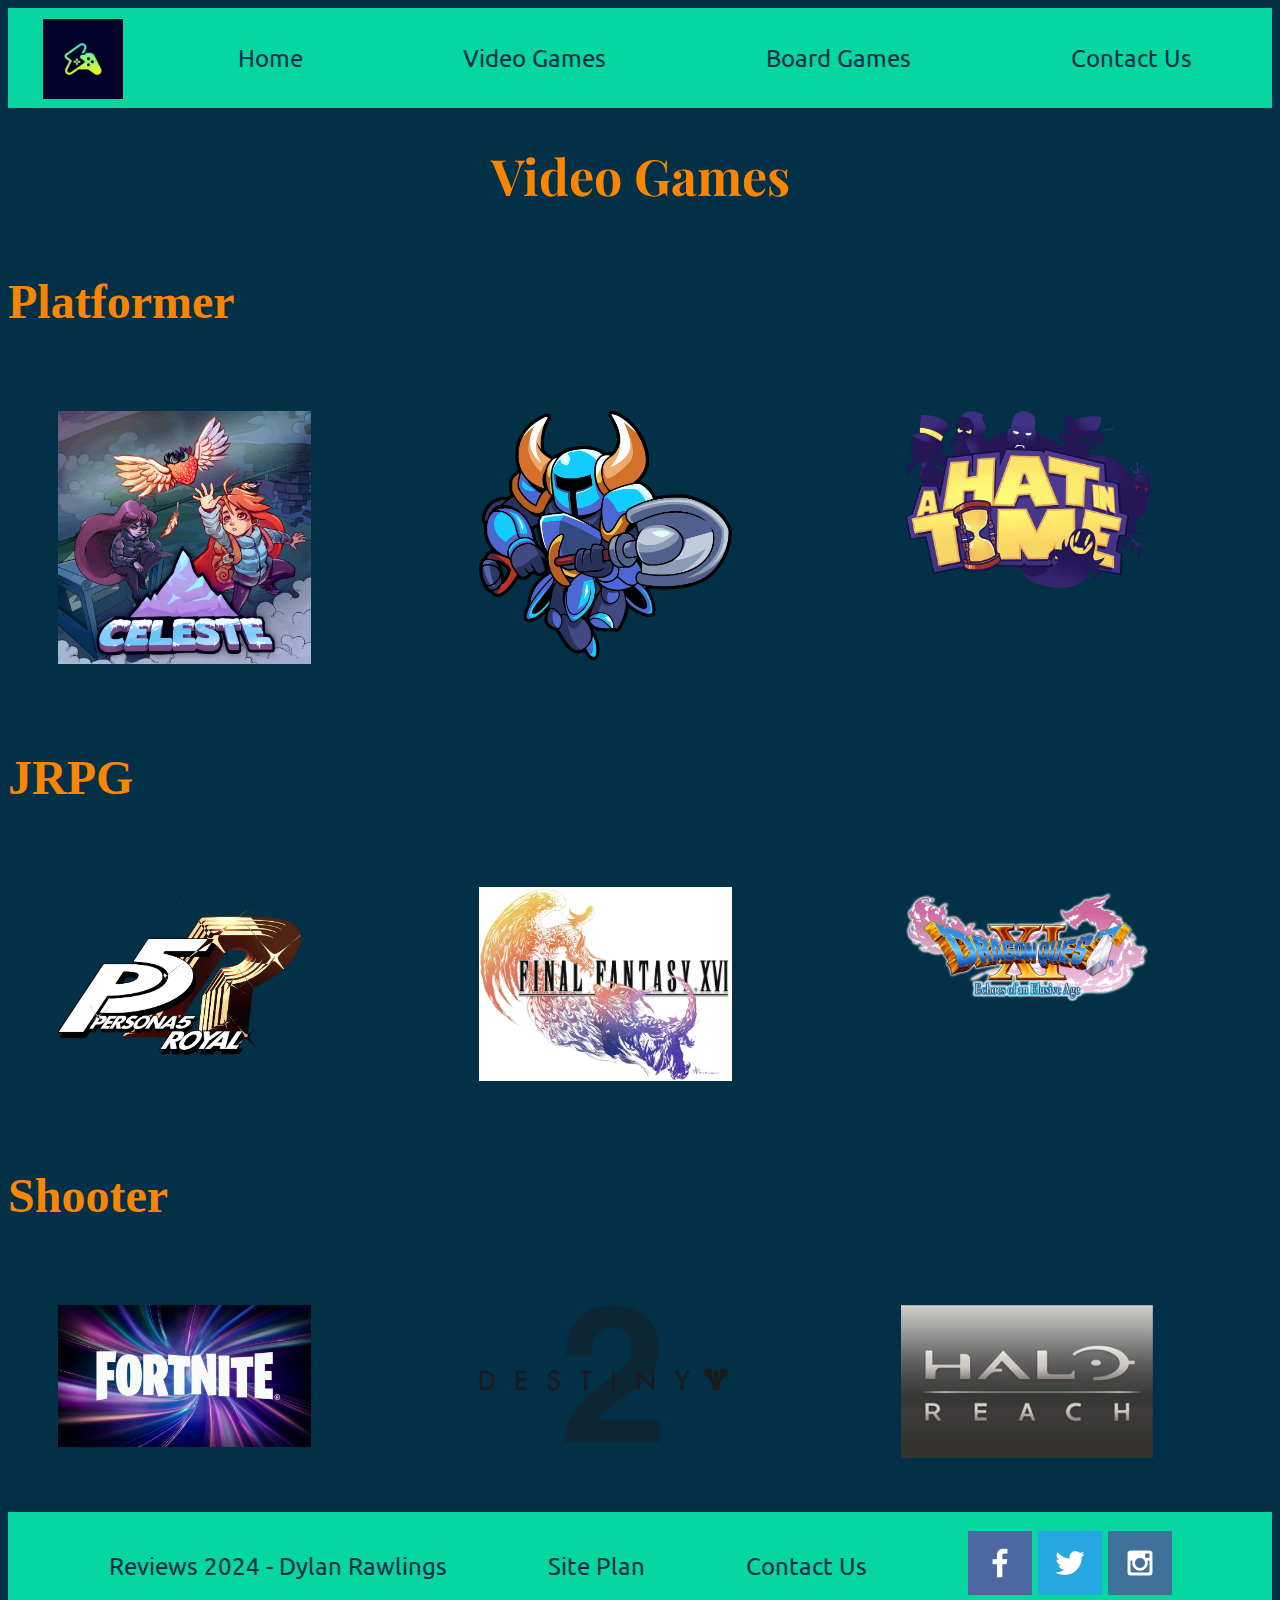
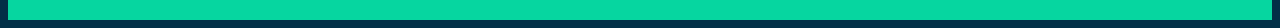
<file: reviews/videogames.html>
<!DOCTYPE html>
<html lang="en">
  <head>
    <meta charset="UTF-8" />
    <meta name="viewport" content="width=device-width, initial-scale=1.0" />
    <title>Video Games</title>
    <link rel="stylesheet" href="styles/video-game-styles.css" />
  </head>
  <body>
    <div id="content">
      <header>
        <a href="index.html" id="logo_link">
          <img class="logo" src="images/logo_200x200.png" alt="Reviews Logo" />
        </a>
        <nav>
          <a href="index.html">Home</a>
          <a href="videogames.html">Video Games</a>
          <a href="boardgames.html">Board Games</a>
          <a href="#">Contact Us</a>
        </nav>
      </header>
      <h1 id="title">Video Games</h1>
      <main class="videogame-grid">
        <h1 id="platformer">Platformer</h1>
        <div class="celeste">
          <img
            src="images/celeste.jpg"
            alt="Celeste"
            class="celeste-image"
          />
          <div class="celeste-overlay">
            <h4 class="celeste-rating">
              5/5 Single handedly one of the best platformers of our time, with
              amazig story, character, levels, and music.
            </h4>
          </div>
        </div>
        <div class="shovel-knight">
          <img
            src="images/shovel-knight.webp"
            alt="Shovel Knight"
            class="shovel-knight-image"
          />
          <div class="shovel-knight-overlay">
            <h4 class="shovel-knight-rating">
              4/5 Very fun movement, boss fights, and a nice story, not only in
              the main story but the dlc's as well. Though creativity for boss
              fights are lacking.
            </h4>
          </div>
        </div>
        <div class="a-hat-in-time">
          <img
            src="images/A_Hat_in_Time_Logo.webp"
            alt="A Hat in Time"
            class="a-hat-in-time-image"
          />
          <div class="a-hat-in-time-overlay">
            <h4 class="a-hat-in-time-rating">
              5/5 A very expressive and fun 3D platformer. While I feel the base
              games customization is not creative, the dlcs give you plenty more
              to work towards and have fun with.
            </h4>
          </div>
        </div>
        <h1 id="JRPG">JRPG</h1>
        <div class="p5r">
          <img src="images/P5R_Logo.webp" alt="P5R" class="p5r-image" />
          <div class="p5r-overlay">
            <h4 class="p5r-rating">
              4/5 A game with creative dungeons and amazing music. Where the
              importance of your bonds with other people help you throughout the
              game. While the original ending lacks in many places, the Royal
              ending makes the game end in a more satisfying way.
            </h4>
          </div>
        </div>
        <div class="ff15">
          <img
            src="images/Final_Fantasy_XVI_logo.webp"
            alt="FF15"
            class="ff15-image"
          />
          <div class="ff15-overlay">
            <h4 class="ff15-rating">
              4/5 Great music and beautiful landscape with a cast of powerful
              characters and strong bonds formed between them. The combat is
              probably the best in the whole series. Despite a semi confusing
              story, the game still shines.
            </h4>
          </div>
        </div>
        <div class="dq11">
          <img src="images/DQXI_Logo.webp" alt="DQ11" class="dq11-image" />
          <div class="dq11-overlay">
            <h4 class="dq11-rating">
              4/5 With a cast of expressive and funny characters and a beautiful
              wordl for you to travel, this game is also one that shines in its
              long line of games. Despite the music being amazing, the length of
              the game, with a small music pool compared to other jrpg's, you
              can get tired of it easily.
            </h4>
          </div>
        </div>
        <h1 id="shooter">Shooter</h1>
        <div class="fortnite">
          <img
            src="images/fortnite.png"
            alt="Fortnite"
            class="fortnite-image"
          />
          <div class="fortnite-overlay">
            <h4 class="fortnite-rating">
              4/5 What other game can a Ninja Turtle and Eminem win a fight
              against Kratos, and Solid Snake.
            </h4>
          </div>
        </div>
        <div class="d2">
          <img src="images/destiny-2.png" alt="Destiny 2" class="d2-image" />
          <div class="d2-overlay">
            <h4 class="d2-rating">
              2/5 While a game I have really enjoyed playing in the past it's
              hard to get back into it now, with old content being deleted to
              make room for new content, instead of making a whole new game, if
              you miss something in the past you'll be lost on what to do.
            </h4>
          </div>
        </div>
        <div class="halo-reach">
          <img
            src="images/halo-reach.png"
            alt="Halo Reach"
            class="halo-reach-image"
          />
          <div class="halo-reach-overlay">
            <h4 class="halo-reach-rating">
              3/5 Never really ever been a Halo guy but I got the opportunity to
              play reach and since I heard people really like this one I was
              excited to play. In the end I was sad but also don't regret
              playing it.
            </h4>
          </div>
        </div>
      </main>
      <footer>
        <p>Reviews 2024 - Dylan Rawlings</p>
        <p><a href="#">Site Plan</a></p>
        <p><a href="#">Contact Us</a></p>
        <div class="social">
          <a href="https://facebook.com" target="_blank">
            <img src="images/facebook.png" alt="fb icon" />
          </a>
          <a href="https://twiter.com" target="_blank">
            <img src="images/twitter.png" alt="twitter icon" />
          </a>
          <a href="https://instagram.com" target="_blank">
            <img src="images/instagram.png" alt="instagram icon" />
          </a>
        </div>
      </footer>
    </div>
  </body>
</html>
</file>
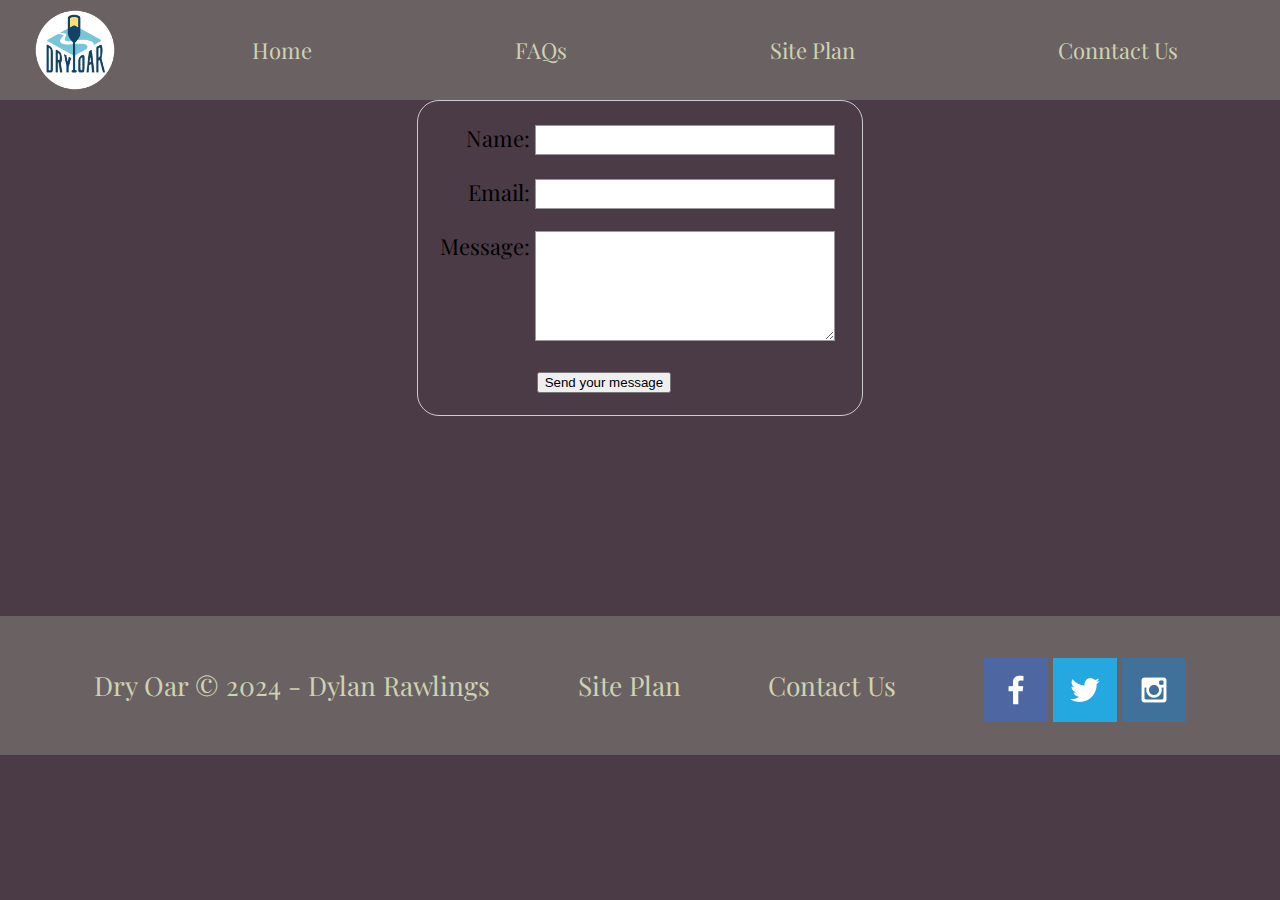
<file: wwr/contactus.html>
<!DOCTYPE html>
<html lang="en">
  <head>
    <meta charset="UTF-8" />
    <meta name="viewport" content="width=device-width, initial-scale=1.0" />
    <title>Contact Us</title>
    <link rel="stylesheet" href="styles/styles.css" />
    <style>
      form {
        /* Center the form on the page */
        margin: 0 auto;
        width: 400px;
        /* Form outline */
        padding: 1em;
        border: 1px solid #ccc;
        border-radius: 1em;
      }

      ul {
        list-style: none;
        padding: 0;
        margin: 0;
      }

      form li + li {
        margin-top: 1em;
      }

      label {
        /* Uniform size & alignment */
        display: inline-block;
        width: 90px;
        text-align: right;
      }

      input,
      textarea {
        /* To make sure that all text fields have the same font settings
     By default, textareas have a monospace font */
        font: 1em sans-serif;

        /* Uniform text field size */
        width: 300px;
        box-sizing: border-box;

        /* Match form field borders */
        border: 1px solid #999;
      }

      input:focus,
      textarea:focus {
        /* Additional highlight for focused elements */
        border-color: #000;
      }

      textarea {
        /* Align multiline text fields with their labels */
        vertical-align: top;

        /* Provide space to type some text */
        height: 5em;
      }

      .button {
        /* Align buttons with the text fields */
        padding-left: 90px; /* same size as the label elements */
      }

      button {
        /* This extra margin represent roughly the same space as the space
     between the labels and their text fields */
        margin-left: 0.5em;
      }

      #feedback {
        background-color: antiquewhite;
        position: absolute;
        top: 0;
        left: 0;
        right: 0;
        padding: 0.5em;
        /* make this element invisible until we are ready for it */
        display: none;
      }
      .moveDown {
        margin-top: 3em;
      }
    </style>
  </head>
  <body>
    <div id="content">
      <header>
        <a href="index.html" id="logo_link">
          <img class="logo" src="images/logo.png" alt="Dry Oar Logo" />
        </a>
        <nav>
          <a href="index.html">Home</a>
          <a href="faqs.html">FAQs</a>
          <a href="site_plan_rafting.html">Site Plan</a>
          <a href="contactus.html">Conntact Us</a>
        </nav>
      </header>
      <main>
        <div id="feedback"></div>
        <form action="/my-handling-form-page" method="post">
          <ul>
            <li>
              <label for="name">Name:</label>
              <input type="text" id="name" name="user_name" />
            </li>
            <li>
              <label for="mail">Email:</label>
              <input type="email" id="mail" name="user_email" />
            </li>
            <li>
              <label for="msg">Message:</label>
              <textarea id="msg" name="user_message"></textarea>
            </li>
            <li class="button">
              <button type="submit">Send your message</button>
            </li>
          </ul>
        </form>
      </main>
      <footer>
        <p>Dry Oar &copy; 2024 - Dylan Rawlings</p>
        <p><a href="site_plan_rafting.html">Site Plan</a></p>
        <p><a href="contactus.html">Contact Us</a></p>
        <div class="social">
          <a href="https://facebook.com" target="_blank">
            <img src="images/facebook.png" alt="fb icon" />
          </a>
          <a href="https://twiter.com" target="_blank">
            <img src="images/twitter.png" alt="twitter icon" />
          </a>
          <a href="https://instagram.com" target="_blank">
            <img src="images/instagram.png" alt="instagram icon" />
          </a>
        </div>
      </footer>
    </div>
    <script>
      // get the feedback div element so we can do something with it.
      const feedbackElement = document.getElementById("feedback");
      // get the form so we can read what was entered in it.
      const formElement = document.forms[0];
      // add a 'listener' to wait for a submission of our form. When that happens run the code below.
      formElement.addEventListener("submit", function (e) {
        // stop the form from doing the default action.
        e.preventDefault();
        // set the contents of our feedback element to a message letting the user know the form was submitted successfully. Notice that we pull the name that was entered in the form to personalize the message!
        feedbackElement.innerHTML =
          "Hello " +
          formElement.user_name.value +
          "! Thank you for your message. We will get back with you as soon as possible!";
        // make the feedback element visible.
        feedbackElement.style.display = "block";
        // add a class to move everything down so our message doesn't cover it.
        document.body.classList.toggle("moveDown");
      });
    </script>
  </body>
</html>
</file>
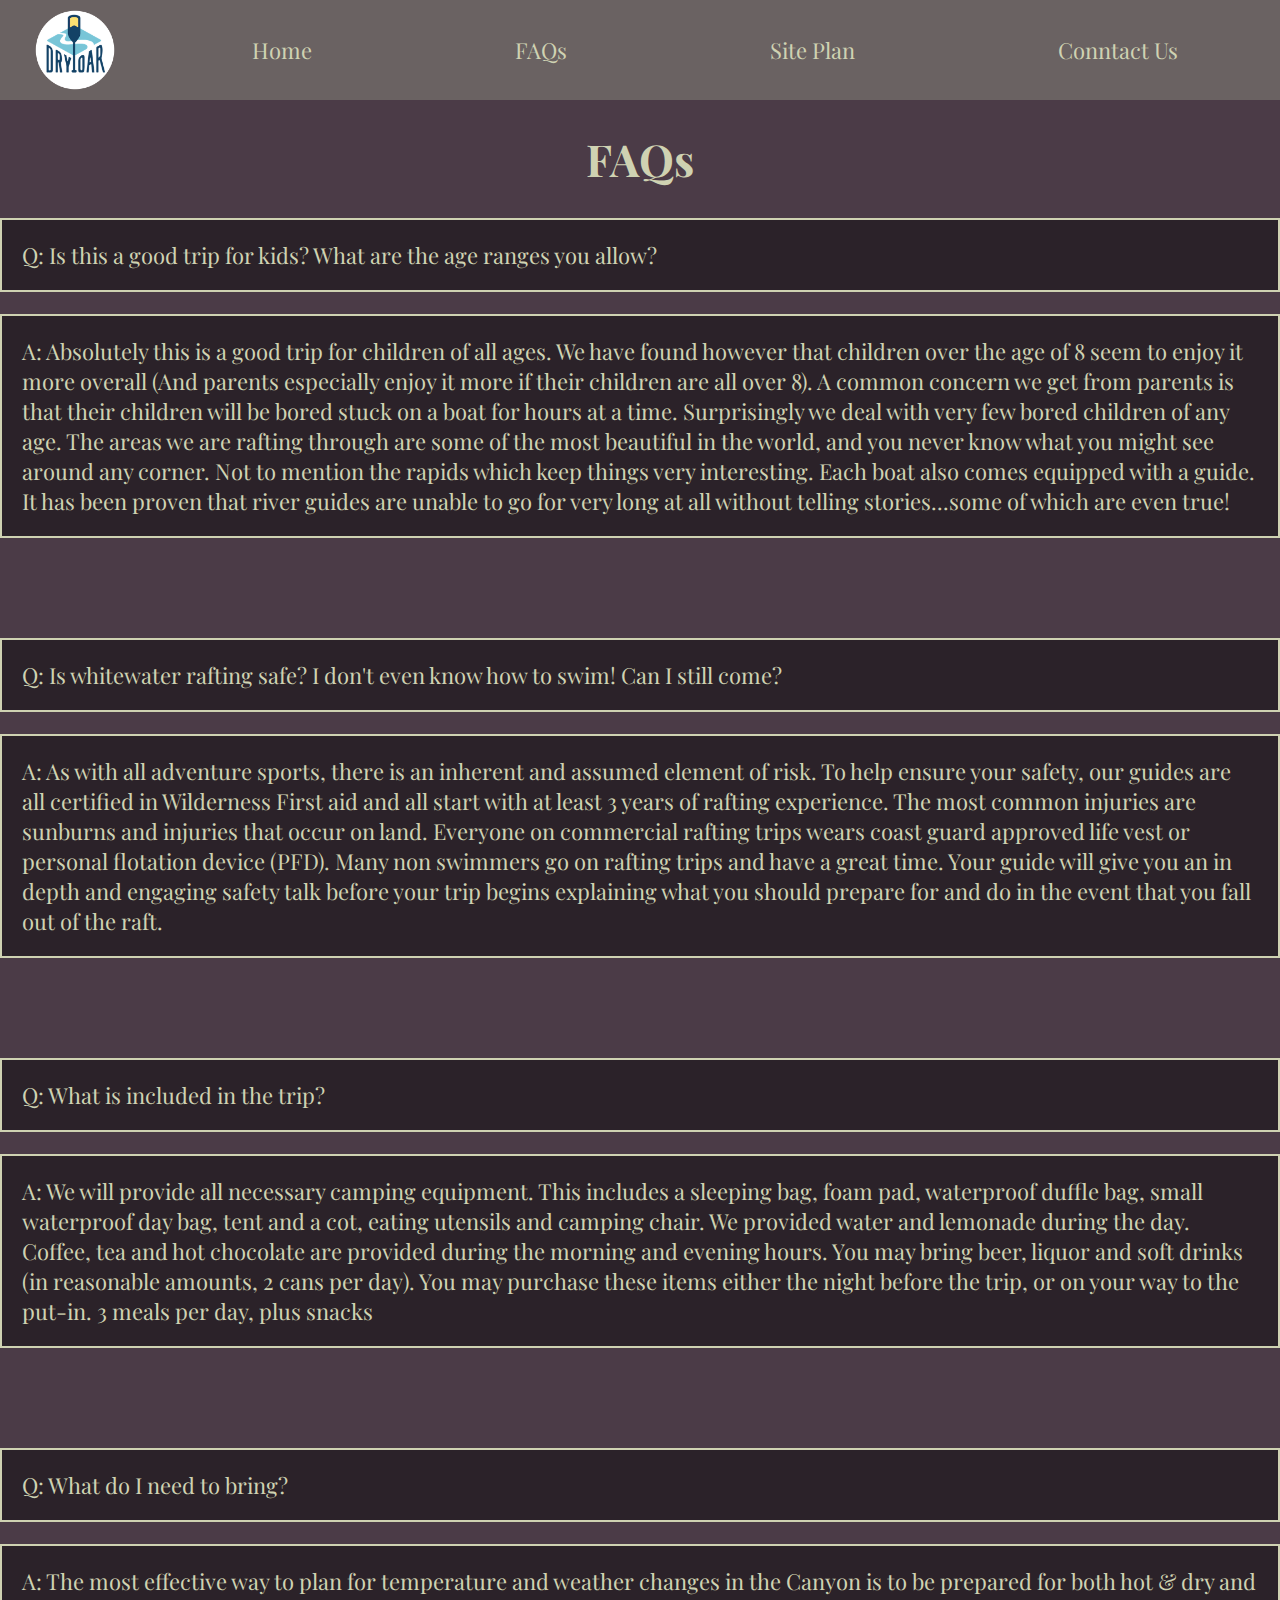
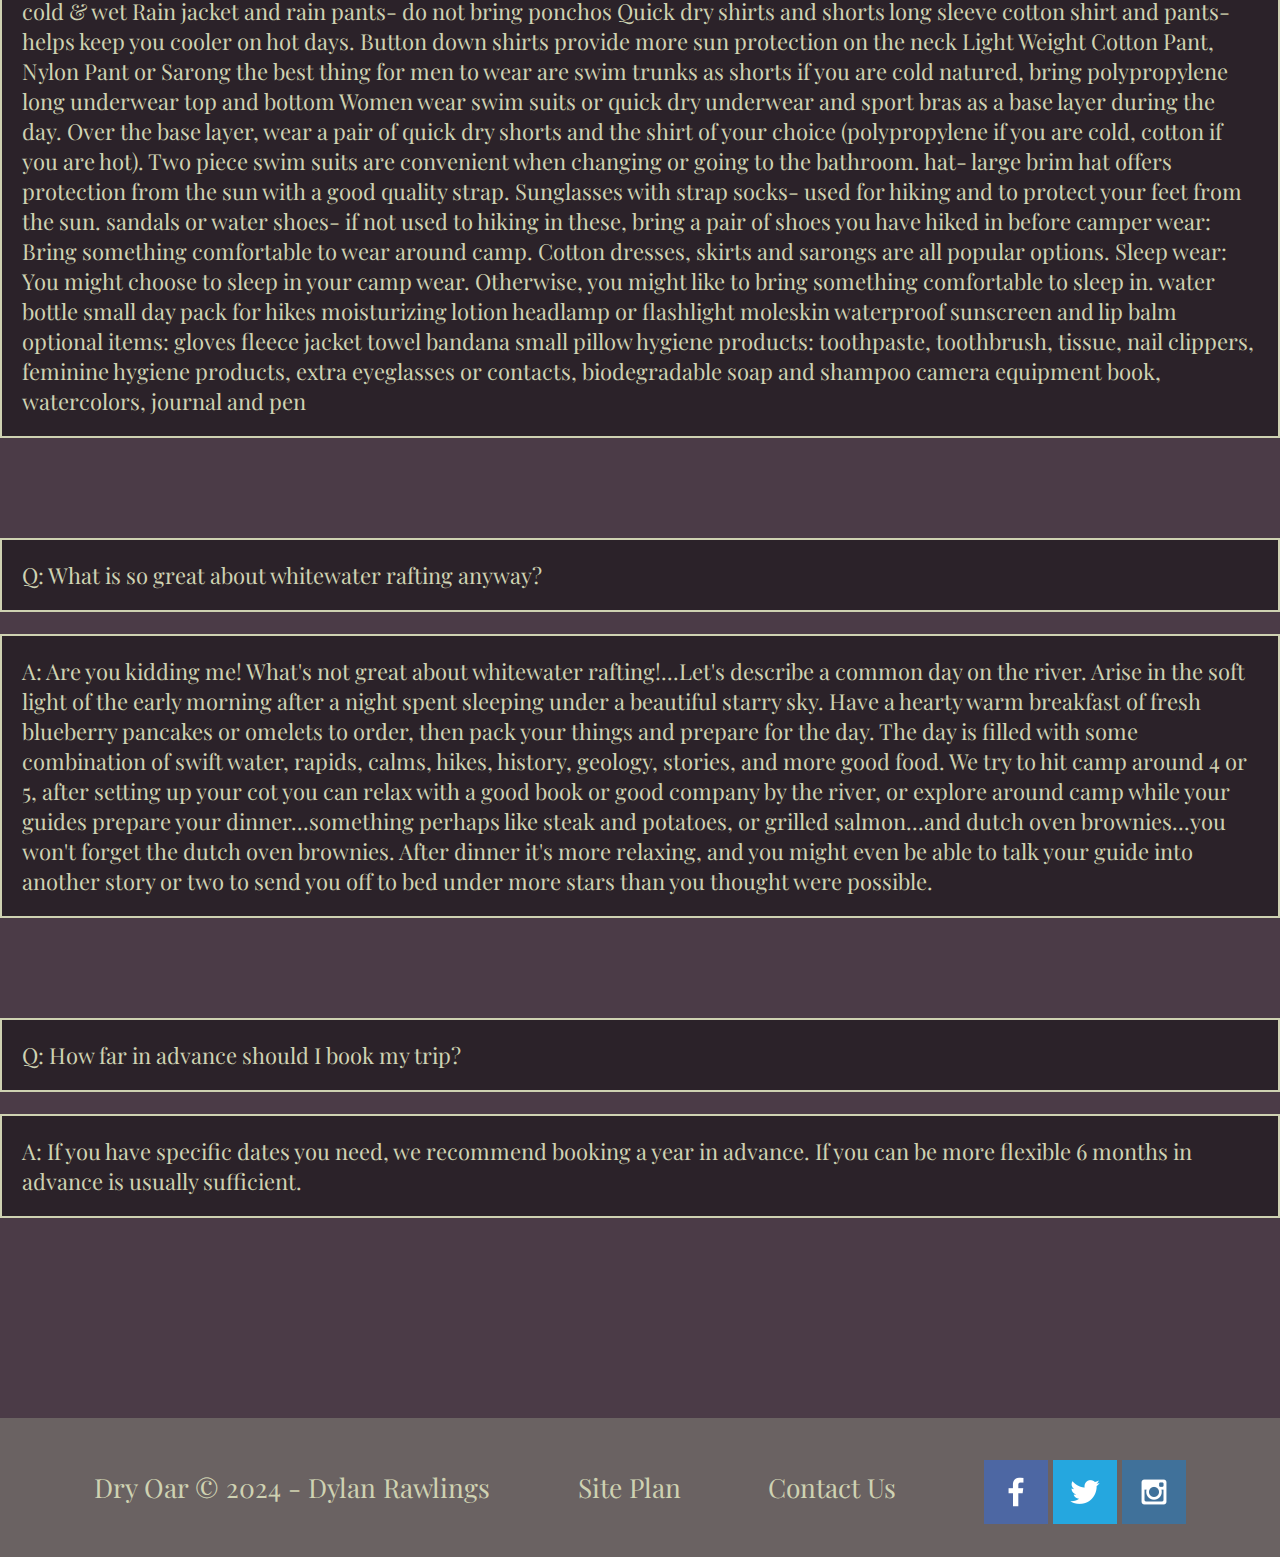
<file: wwr/faqs.html>
<!DOCTYPE html>
<html lang="en">
<head>
    <meta charset="UTF-8">
    <meta name="viewport" content="width=device-width, initial-scale=1.0">
    <title>FAQs</title>
    <link rel="stylesheet" href="styles/styles.css">
</head>
<body>
    <div id="content">
        <header>
            <a href="index.html" id="logo_link">
                <img class="logo" src="images/logo.png" alt="Dry Oar Logo">
            </a>
            <nav>
                <a href="index.html">Home</a>
                <a href="faqs.html">FAQs</a>
                <a href="site_plan_rafting.html">Site Plan</a>
                <a href="contactus.html">Conntact Us</a>
            </nav>
        </header>
        <main class="faqs-grid">
            <h1 id="title">FAQs</h1>
            <div class="q&a">
                <p id="q1">Q: Is this a good trip for kids? What are the age ranges you allow?</p>
                <p id="a1">A: Absolutely this is a good trip for children of all ages. We have found however that children over the age of 8 seem to enjoy it more overall (And parents especially enjoy it more if their children are all over 8). A common concern we get from parents is that their children will be bored stuck on a boat for hours at a time. Surprisingly we deal with very few bored children of any age. The areas we are rafting through are some of the most beautiful in the world, and you never know what you might see around any corner. Not to mention the rapids which keep things very interesting. Each boat also comes equipped with a guide. It has been proven that river guides are unable to go for very long at all without telling stories...some of which are even true!</p>
                <p id="q2">Q: Is whitewater rafting safe? I don't even know how to swim! Can I still come?</p>
                <p id="a2">A: As with all adventure sports, there is an inherent and assumed element of risk. To help ensure your safety, our guides are all certified in Wilderness First aid and all start with at least 3 years of rafting experience. The most common injuries are sunburns and injuries that occur on land. Everyone on commercial rafting trips wears coast guard approved life vest or personal flotation device (PFD). Many non swimmers go on rafting trips and have a great time. Your guide will give you an in depth and engaging safety talk before your trip begins explaining what you should prepare for and do in the event that you fall out of the raft.</p>
                <p id="q3">Q: What is included in the trip?</p>
                <p id="a3">A: We will provide all necessary camping equipment. This includes a sleeping bag, foam pad, waterproof duffle bag, small waterproof day bag, tent and a cot, eating utensils and camping chair. We provided water and lemonade during the day. Coffee, tea and hot chocolate are provided during the morning and evening hours. You may bring beer, liquor and soft drinks (in reasonable amounts, 2 cans per day). You may purchase these items either the night before the trip, or on your way to the put-in. 3 meals per day, plus snacks</p>
                <p id="q4">Q: What do I need to bring?</p>
                <p id="a4">A: The most effective way to plan for temperature and weather changes in the Canyon is to be prepared for both hot & dry and cold & wet Rain jacket and rain pants- do not bring ponchos Quick dry shirts and shorts long sleeve cotton shirt and pants- helps keep you cooler on hot days. Button down shirts provide more sun protection on the neck Light Weight Cotton Pant, Nylon Pant or Sarong the best thing for men to wear are swim trunks as shorts if you are cold natured, bring polypropylene long underwear top and bottom Women wear swim suits or quick dry underwear and sport bras as a base layer during the day. Over the base layer, wear a pair of quick dry shorts and the shirt of your choice (polypropylene if you are cold, cotton if you are hot). Two piece swim suits are convenient when changing or going to the bathroom. hat- large brim hat offers protection from the sun with a good quality strap. Sunglasses with strap socks- used for hiking and to protect your feet from the sun. sandals or water shoes- if not used to hiking in these, bring a pair of shoes you have hiked in before camper wear: Bring something comfortable to wear around camp. Cotton dresses, skirts and sarongs are all popular options. Sleep wear: You might choose to sleep in your camp wear. Otherwise, you might like to bring something comfortable to sleep in. water bottle small day pack for hikes moisturizing lotion headlamp or flashlight moleskin waterproof sunscreen and lip balm optional items: gloves fleece jacket towel bandana small pillow hygiene products: toothpaste, toothbrush, tissue, nail clippers, feminine hygiene products, extra eyeglasses or contacts, biodegradable soap and shampoo camera equipment book, watercolors, journal and pen</p>
                <p id="q5">Q: What is so great about whitewater rafting anyway?</p>
                <p id="a5">A: Are you kidding me! What's not great about whitewater rafting!...Let's describe a common day on the river. Arise in the soft light of the early morning after a night spent sleeping under a beautiful starry sky. Have a hearty warm breakfast of fresh blueberry pancakes or omelets to order, then pack your things and prepare for the day. The day is filled with some combination of swift water, rapids, calms, hikes, history, geology, stories, and more good food. We try to hit camp around 4 or 5, after setting up your cot you can relax with a good book or good company by the river, or explore around camp while your guides prepare your dinner...something perhaps like steak and potatoes, or grilled salmon...and dutch oven brownies...you won't forget the dutch oven brownies. After dinner it's more relaxing, and you might even be able to talk your guide into another story or two to send you off to bed under more stars than you thought were possible.</p>
                <p id="q6">Q: How far in advance should I book my trip?</p>
                <p id="a6">A: If you have specific dates you need, we recommend booking a year in advance. If you can be more flexible 6 months in advance is usually sufficient.</p>
            </div>
        </main>
        <footer>
            <p>Dry Oar &copy; 2024 - Dylan Rawlings</p>
            <p><a href="site_plan_rafting.html">Site Plan</a></p>
            <p><a href="contactus.html">Contact Us</a></p>
            <div class="social">
                <a href="https://facebook.com" target="_blank">
                    <img src="images/facebook.png" alt="fb icon">
                </a>
                <a href="https://twiter.com" target="_blank">
                    <img src="images/twitter.png" alt="twitter icon">
                </a>
                <a href="https://instagram.com" target="_blank">
                    <img src="images/instagram.png" alt="instagram icon" >
                </a>
            </div>
        </footer>
    </div>
</body>
</html>
</file>
<file: reviews/styles/index-styles.css>
@import url("https://fonts.googleapis.com/css2?family=Playfair+Display&family=Ubuntu&display=swap");

body {
  background-color: #023047;
}
nav {
  display: flex;
  justify-content: space-around;
  font-family: Ubuntu, helvetica, sans-serif;
}
nav a {
  text-align: center;
  color: #023047;
  text-decoration: none;
  padding: 35px;
  font-size: 1.5em;
}
#title {
  font-size: 50px;
  text-align: center;
  font-family: "Playfair Display", Helvetica, sans-serif;
  color: #fb8500;
}
header {
  background-color: #06d6a0;
  display: grid;
  grid-template-columns: 150px auto;
}
nav a:hover {
  background-color: #023047;
  color: #8ecae6;
}
footer {
  background-color: #06d6a0;
  color: #023047;
  padding: 25px 50px;
  display: flex;
  justify-content: space-around;
  align-items: center;
  font-size: 1.5em;
  font-family: Ubuntu, helvetica, sans-serif;
}
footer a {
  color: #023047;
  text-decoration: none;
}
footer a:hover {
  text-decoration: underline;
}
#logo_link {
  padding-top: 5px;
  justify-self: center;
  align-self: center;
}
.logo {
  width: 80px;
}
.home-grid {
  display: grid;
  grid-template-columns: repeat(6, 1fr);
}
#video-game-image {
  width: 100%;
  grid-column: 2/6;
  grid-row: 1/2;
  margin-top: 25px;
  cursor: pointer;
  text-align: center;
}
#videogames {
  grid-column: 2/6;
  grid-row: 1/2;
  text-align: center;
  color: #fb8500;
  font-size: 100px;
}
#board-game-image {
  width: 100%;
  grid-column: 2/6;
  grid-row: 2/3;
  margin-top: 25px;
  cursor: pointer;
  text-align: center;
}
#boardgames {
  grid-column: 2/6;
  grid-row: 2/3;
  text-align: center;
  color: #fb8500;
  font-size: 100px;
}
</file>
<file: wwr/styles/styles.css>
@import url("https://fonts.googleapis.com/css2?family=Playfair+Display&family=Ubuntu&display=swap");
#content {
  max-width: 1600px;
  margin: 0 auto;
}
nav {
  display: flex;
  justify-content: space-around;
}
nav a {
  text-align: center;
  color: #cfd2b2;
  text-decoration: none;
  padding: 35px;
}
#hero-msg h1,
#hero-msg h4 {
  text-align: center;
}
.button-box {
  text-align: center;
}
main section {
  text-align: center;
}
body {
  background-color: #4b3b47;
  font-family: "Playfair Display", Helvetica, sans-serif;
  font-size: 22px;
  margin: 0;
  padding: 0;
}
h2 {
  margin: 0;
}
header {
  background-color: #6a6262;
  display: grid;
  grid-template-columns: 150px auto;
}
nav a:hover {
  background-color: black;
  color: #cfd2b2;
}
.book,
.join {
  background-color: #6a6262;
  color: #cfd2b2;
  text-decoration: none;
  font-size: 18px;
  padding: 15px 30px;
  margin-top: 50px;
  border-radius: 5px;
}
.book:hover,
.join:hover {
  background-color: black;
  color: #cfd2b2;
}
.msg {
  background-color: #2b2229;
  color: #cfd2b2;
  padding: 35px;
}
.msg h2 {
  color: #cfd2b2;
  font-family: Ubuntu, Helvetica, sans-serif;
}
.msg p {
  color: #cfd2b2;
  font-size: 0.8em;
  padding-bottom: 15px;
}
footer {
  background-color: #6a6262;
  color: #cfd2b2;
  padding: 25px 50px;
  margin-top: 200px;
  display: flex;
  justify-content: space-around;
  align-items: center;
}
footer a {
  color: #cfd2b2;
  text-decoration: none;
}
footer a:hover {
  color: #cfd2b2;
  text-decoration: underline;
}
footer p {
  font-size: 1.2em;
}
footer p a:hover {
  text-decoration: underline;
}
footer .social img {
  padding-top: 15px;
}
footer .social img:hover {
    box-shadow: 2px 2px 5px #6f7364;
}
.home-title {
  color: #cfd2b2;
  font-family: Ubuntu, Helvetica, sans-serif;
  font-size: 2em;
  margin-top: 10px;
}
h4 {
  color: #cfd2b2;
}
.logo {
  width: 80px;
}
.icon {
  width: 80px;
  padding-top: 10px;
}
#hero-img {
  width: 100%;
}
#logo_link {
  padding-top: 5px;
  justify-self: center;
  align-self: center;
}
.rivers-card, .camping-card, .rapids-card, .mountains /*mountains didn't look like the product so i put it here and it looks better, if problem fixed later get rid of this */ {
  margin: 200px 0;
}
.card-img {
  border: 10px solid black;
  transition: transform 0.5s;
  box-shadow: 5px 5px 10px #6f7364;
}
.card-img:hover {
  opacity: 0.6;
  transform: scale(1.1);
}
main section img {
  box-sizing: border-box;
}
#hero {
  display: grid;
  grid-template-columns: 1fr 3fr 1fr;
  margin-top: -100px;
}
#hero-box {
  grid-column: 1/4;
  grid-row: 1/3;
  z-index: -1;
}
#hero-msg h4 {
  color: white;
}
#hero-msg {
  grid-column: 2/3;
  grid-row: 1/2;
  margin-top: 100px;
}
.home-grid {
    display: grid;
    grid-template-columns: repeat(10, 1fr);
}
.card-img, .mountains {
  width: 100%;
}
.rivers-card {
  grid-column: 2/4;
  grid-row: 2/3;
}
.camping-card {
  grid-column: 5/7;
  grid-row: 2/3;
}
.rapids-card {
  grid-column: 8/10;
  grid-row: 2/3;
}
#background {
    height: 725px;
    background-color: #2b2229;
    grid-column: 1/11;
    grid-row: 4/9;
}
.mountains {
  width: 100%;
  grid-column: 2/7;
  grid-row: 5/8;
  box-shadow: 5px 5px 10px #6f7364;
}
.msg {
  padding: 35px;
  grid-column: 6/10;
  grid-row: 6/7;
  box-shadow: 5px 5px 10px #6f7364;
}
@media screen and (max-width: 900px) {
  #hero,
  .home-grid {
    display: block;
    height: auto;
  }
  nav,
  footer {
    flex-direction: column;
  }
  nav a {
    display: block;
    padding: 15px;
  }
  #hero {
    margin-top: 0;
  }
  #hero-msg {
    margin-top: 0;
  }
  #hero-msg h4 {
    display: none;
  }
  #hero-msg h1 {
    color: #6f7364;
  }
  .home-title {
    font-size: 25px;
  }
  .rivers-card,
  .camping-card,
  .rapids-card {
    margin: 50px auto;
    width: 60%;
  }
  #background {
    display: none;
  }
  .mountains,
  .msg {
    width: 80%;
    display: block;
    margin: 0 auto;
  }
  footer {
    margin-top: 25px;
  }
}

/* FAQs page */
#title {
  text-align: center;
}
.faqs-grid {
  color: #cfd2b2;
}
#q1, #q2, #q3, #q4, #q5, #q6, #a1, #a2, #a3, #a4, #a5, #a6 {
  background-color: #2b2229;
  border: 2px solid #cfd2b2;
  padding: 20px;
}
#a1, #a2, #a3, #a4, #a5 {
  margin-bottom: 100px;
}
</file>
<file: positionstyles.css>
/* CSS - Name: "positionstyles.css" */
/* Activity 1 styles */
.content1 {
  /* This is the parent of the activity 1 boxes. */
  display: grid;
  grid-template-columns: 1fr 1fr;
  justify-items: center;
  gap: 20px;
}
.red1 { 
  width: 100%; 
  height: 100px; 
  background-color: red;
  grid-column: 1/3;
} 
.green1 {
  width: 200px; 
  height: 200px; 
  background-color: green; 

} 
.yellow1 {
  width: 200px; 
  height: 200px; 
  background-color: gold; 
} 
.blue1 {
  width: 100%; 
  height: 100px; 
  background-color: blue; 
  grid-column: 1/3;
} 
/* Activity 2 styles */ 
.content2 {
  /* This is the parent of the activity 2 boxes. */
  display: grid;
  grid-template-columns: 50px 50px 50px 50px 50px;
}
.red2 {
  width: 100px; 
  height: 100px; 
  background-color: red; 
  grid-column: 1/3;
  grid-row: 1/3;
} 
.green2 { 
  width: 100px; 
  height: 100px; 
  background-color: green; 
  grid-column: 2/4;
  grid-row: 2/4;
} 
.yellow2 {
  width: 100px; 
  height: 100px; 
  background-color: gold; 
  grid-column: 3/5;
  grid-row: 3/5;
} 
.blue2 {
  width: 100px; 
  height: 100px; 
  background-color: blue; 
  grid-column: 4/6;
  grid-row: 4/6;
} 
/* Activity 3 styles */ 
.content3 {
  /* This is the parent of the activity 3 boxes. */
  display: grid;
  grid-template-columns: 1fr 1fr;
  column-gap: 100px;
}
.red3 {
  width: 100%; 
  height: 100px; 
  background-color: red; 
  grid-column: 1/3;
} 
.green3 {
  width: 100%; 
  height: 500px; 
  background-color: green;
} 
.yellow3 {
  width: 100%; 
  height: 500px; 
  background-color: gold; 
} 
.blue3 {
  width: 100%;
  height: 100px; 
  background-color: blue; 
  grid-column: 1/3;
} 
/* Activity 4 styles */ 
.content4 {
  /* This is the parent of the activity 4 boxes. */
  display: grid;
  grid-template-columns: 1fr 1fr;
}
.red4 {
  width: 100%; 
  height: 100%; 
  background-color: red; 
  grid-row: 1/4;
} 
.green4 {
  width: 100%; 
  height: 100px; 
  background-color: green; 
} 
.yellow4 {
  width: 100%; 
  height: 100px; 
  background-color: gold; 
} 
.blue4 {
  width: 100%; 
  height: 100px; 
  background-color: blue; 
} 
/* Activity 5 styles */ 
.content5 {
  /* This is the parent of the activity 5 boxes. */
  height: 400px;
}
.red5 { 
  width: 100%; 
  height: 100px; 
  background-color: red; 
} 
.green5 { 
  width: 100px; 
  height: 100px; 
  background-color: green; 
  float: left;
  margin-right: 5px;
} 
.yellow5 {
  width: 100%; 
  height: 200px; 
  background-color: gold; 
} 
.blue5 {
  width: 100%; 
  height: 100px; 
  background-color: blue; 
} 
/* Activity 6 styles */ 
.content6 {
  /* This is the parent of the activity 6 boxes. */
  display: grid;
  grid-template-columns: repeat(6, 100px);
}
.red6 {
  width: 400px; 
  height: 200px; 
  background-color: red; 
  grid-column: 1/5;
  grid-row: 1/3;
  z-index: 1;
} 
.green6 {
  width: 200px; 
  height: 200px; 
  background-color: green; 
  grid-column: 1/3;
  grid-row: 5/7;
  z-index: 3;
} 
.yellow6 {
  width: 200px; 
  height: 400px; 
  background-color: gold; 
  grid-column: 5/7;
  grid-row: 3/7;
  z-index: 3;
} 
.blue6 {
  width: 400px; 
  height: 400px; 
  background-color: blue; 
  grid-column: 2/6;
  grid-row: 2/6;
  z-index: 2;
} 


/* Do not make any changes below here */
.activity {
  width: 70%; 
  margin: 20px auto; 
  font-family: Arial, sans-serif; 
  border: 1px solid black; 
  padding: 10px; 
  clear:both; 
  overflow: auto;
} 

.hint {
  border: 1px solid grey;
  background: #e0e0e0;
  padding: .5em;
  position: relative;
  margin: 1em 0;
}
.hint h3 {
  margin: 0;
}
.hint:hover {
  background: #d0d0d0;
}
.hint > div {
  display: none;
}

.hint input[type=checkbox] {
  position: absolute;
  width: 100%;
  height: 100%;
  opacity: 0;
  z-index: 1;
  cursor: pointer;
}

.hint input[type=checkbox]:checked ~ div {
  display: block;
}

.hint i {
  position: absolute;
  transform: translate(-6px, 0);
  margin-top: 16px;
  right: 10px;
  top: -3px;
}
.hint i:before, .hint i:after {
  content: "";
  position: absolute;
  background-color: black;
  width: 3px;
  height: 9px;
}
.hint i:before {
  transform: translate(2px, 0) rotate(45deg);
}
.hint i:after {
  transform: translate(-2px, 0) rotate(-45deg);
}

.hint input[type=checkbox]:checked ~ i:before {
  transform: translate(-2px, 0) rotate(45deg);
}
.hint input[type=checkbox]:checked ~ i:after {
  transform: translate(2px, 0) rotate(-45deg);
}
.hint a {
  position: relative;
  z-index: 1;
}
</file>
<file: ICE/styles/w04_ice.css>
body {
    padding: 0;
    margin: 0;
    background-color: #5ca0d7;
}
header {
    color: white;
    display: inline-block;
    font-size: 2em;
}
#header_content {
    text-align: center;
}
header:hover {
    color: black;
}
#quote1 {
    color: white;
    text-align: center;
    font-size: 1.5em;
    font-weight: normal;
}
#aof {
    text-align: center;
}
#aof1 {
    color: black;
    text-align: center;
}
#aof2 {
    color: black;
    text-align: center;
}
#aof3 {
    color: black;
    text-align: center;
}
#aof4 {
    color: black;
    text-align: center;
}
img {
    width: 250px;
    display: block;
    margin: 0 auto;
}
#quote2 {
    color: white;
    text-align: center;
}
footer {
    color: black;
    text-align: center;
}
</file>
<file: ICE/styles/w05_ice.css>
main {
    text-align: center;
}
#top {
    margin: -8px;
}
#top img {
    width: 100%;
}
#bottom {
    background-color: gray;
    margin: -8PX;
}
#bottom img {
    border: 10px solid rgb(94, 94, 94);
    border-radius: 50%;
    width: 200px;
}
.desk {
    margin-top: 50px;
    margin-bottom: 50px;
}
.logo {
    margin-left: 150px;
    margin-right: 150px;
    margin-top: 50px;
    margin-bottom: 50px;
}
.man {
    margin-top: 50px;
    margin-bottom: 50px;
}
</file>
<file: reviews/styles/board-games-styles.css>
@import url("https://fonts.googleapis.com/css2?family=Playfair+Display&family=Ubuntu&display=swap");
body {
  background-color: #023047;
}
nav {
  display: flex;
  justify-content: space-around;
  font-family: Ubuntu, helvetica, sans-serif;
}
nav a {
  text-align: center;
  color: #023047;
  text-decoration: none;
  padding: 35px;
  font-size: 1.5em;
}
#title {
  font-size: 50px;
  text-align: center;
  font-family: "Playfair Display", Helvetica, sans-serif;
  color: #fb8500;
}
header {
  background-color: #06d6a0;
  display: grid;
  grid-template-columns: 150px auto;
}
nav a:hover {
  background-color: #023047;
  color: #8ecae6;
}
footer {
  background-color: #06d6a0;
  color: #023047;
  padding: 25px 50px;
  display: flex;
  justify-content: space-around;
  align-items: center;
  font-size: 1.5em;
  font-family: Ubuntu, helvetica, sans-serif;
}
footer a {
  color: #023047;
  text-decoration: none;
}
footer a:hover {
  text-decoration: underline;
}
#logo_link {
  padding-top: 5px;
  justify-self: center;
  align-self: center;
}
.logo {
  width: 80px;
}
#board {
  color: #fb8500;
  font-size: 3em;
}
.boardgame-grid {
  display: grid;
  grid-template-columns: repeat(3, 1fr);
}
.game-of-life {
  position: relative;
  width: 60%;
  grid-column: 1/2;
  margin: 50px;
}

.game-of-life-image {
  width: 100%;
  height: auto;
}

.game-of-life-overlay {
  position: absolute;
  top: 0;
  bottom: 0;
  left: 0;
  right: 0;
  height: 100%;
  width: 100%;
  opacity: 0;
  transition: 0.5s ease;
  background-color: #06d6a0;
}

.game-of-life:hover .game-of-life-overlay {
  opacity: 1;
  border: solid #fb8500 10px;
}

.game-of-life-rating {
  color: #023047;
  font-size: 15px;
  position: absolute;
  top: 50%;
  left: 50%;
  -webkit-transform: translate(-50%, -50%);
  -ms-transform: translate(-50%, -50%);
  transform: translate(-50%, -50%);
  text-align: center;
}

.stardew {
  position: relative;
  width: 60%;
  grid-column: 2/3;
  margin: 50px;
}

.stardew-image {
  width: 100%;
  height: auto;
}

.stardew-overlay {
  position: absolute;
  top: 0;
  bottom: 0;
  left: 0;
  right: 0;
  height: 100%;
  width: 100%;
  opacity: 0;
  transition: 0.5s ease;
  background-color: #06d6a0;
}

.stardew:hover .stardew-overlay {
  opacity: 1;
  border: solid #fb8500 10px;
}

.stardew-rating {
  color: #023047;
  font-size: 15px;
  position: absolute;
  top: 50%;
  left: 50%;
  -webkit-transform: translate(-50%, -50%);
  -ms-transform: translate(-50%, -50%);
  transform: translate(-50%, -50%);
  text-align: center;
}

.clue {
  position: relative;
  width: 60%;
  grid-column: 3/4;
  margin: 50px;
}

.clue-image {
  width: 100%;
  height: auto;
}

.clue-overlay {
  position: absolute;
  top: 0;
  bottom: 0;
  left: 0;
  right: 0;
  height: 100%;
  width: 100%;
  opacity: 0;
  transition: 0.5s ease;
  background-color: #06d6a0;
}

.clue:hover .clue-overlay {
  opacity: 1;
  border: solid #fb8500 10px;
}

.clue-rating {
  color: #023047;
  font-size: 15px;
  position: absolute;
  top: 50%;
  left: 50%;
  -webkit-transform: translate(-50%, -50%);
  -ms-transform: translate(-50%, -50%);
  transform: translate(-50%, -50%);
  text-align: center;
}
#card {
  color: #fb8500;
  font-size: 3em;
}
.kittens {
  position: relative;
  width: 60%;
  grid-column: 1/2;
  margin: 50px;
}

.kittens-image {
  width: 100%;
  height: auto;
}

.kittens-overlay {
  position: absolute;
  top: 0;
  bottom: 0;
  left: 0;
  right: 0;
  height: 100%;
  width: 100%;
  opacity: 0;
  transition: 0.5s ease;
  background-color: #06d6a0;
}

.kittens:hover .kittens-overlay {
  opacity: 1;
  border: solid #fb8500 10px;
}

.kittens-rating {
  color: #023047;
  font-size: 15px;
  position: absolute;
  top: 50%;
  left: 50%;
  -webkit-transform: translate(-50%, -50%);
  -ms-transform: translate(-50%, -50%);
  transform: translate(-50%, -50%);
  text-align: center;
}

.uno {
  position: relative;
  width: 60%;
  grid-column: 2/3;
  margin: 50px;
}

.uno-image {
  width: 100%;
  height: auto;
}

.uno-overlay {
  position: absolute;
  top: 0;
  bottom: 0;
  left: 0;
  right: 0;
  height: 100%;
  width: 100%;
  opacity: 0;
  transition: 0.5s ease;
  background-color: #06d6a0;
}

.uno:hover .uno-overlay {
  opacity: 1;
  border: solid #fb8500 10px;
}

.uno-rating {
  color: #023047;
  font-size: 15px;
  position: absolute;
  top: 50%;
  left: 50%;
  -webkit-transform: translate(-50%, -50%);
  -ms-transform: translate(-50%, -50%);
  transform: translate(-50%, -50%);
  text-align: center;
}

.skip {
  position: relative;
  width: 60%;
  grid-column: 3/4;
  margin: 50px;
}

.skip-image {
  width: 100%;
  height: auto;
}

.skip-overlay {
  position: absolute;
  top: 0;
  bottom: 0;
  left: 0;
  right: 0;
  height: 100%;
  width: 100%;
  opacity: 0;
  transition: 0.5s ease;
  background-color: #06d6a0;
}

.skip:hover .skip-overlay {
  opacity: 1;
  border: solid #fb8500 10px;
}

.skip-rating {
  color: #023047;
  font-size: 15px;
  position: absolute;
  top: 50%;
  left: 50%;
  -webkit-transform: translate(-50%, -50%);
  -ms-transform: translate(-50%, -50%);
  transform: translate(-50%, -50%);
  text-align: center;
}
#puzzle {
  color: #fb8500;
  font-size: 3em;
}
.rubiks {
  position: relative;
  width: 60%;
  grid-column: 1/2;
  margin: 50px;
}

.rubiks-image {
  width: 100%;
  height: auto;
}

.rubiks-overlay {
  position: absolute;
  top: 0;
  bottom: 0;
  left: 0;
  right: 0;
  height: 100%;
  width: 100%;
  opacity: 0;
  transition: 0.5s ease;
  background-color: #06d6a0;
}

.rubiks:hover .rubiks-overlay {
  opacity: 1;
  border: solid #fb8500 10px;
}

.rubiks-rating {
  color: #023047;
  font-size: 15px;
  position: absolute;
  top: 50%;
  left: 50%;
  -webkit-transform: translate(-50%, -50%);
  -ms-transform: translate(-50%, -50%);
  transform: translate(-50%, -50%);
  text-align: center;
}

.perplexus {
  position: relative;
  width: 60%;
  grid-column: 2/3;
  margin: 50px;
}

.perplexus-image {
  width: 100%;
  height: auto;
}

.perplexus-overlay {
  position: absolute;
  top: 0;
  bottom: 0;
  left: 0;
  right: 0;
  height: 100%;
  width: 100%;
  opacity: 0;
  transition: 0.5s ease;
  background-color: #06d6a0;
}

.perplexus:hover .perplexus-overlay {
  opacity: 1;
  border: solid #fb8500 10px;
}

.perplexus-rating {
  color: #023047;
  font-size: 15px;
  position: absolute;
  top: 50%;
  left: 50%;
  -webkit-transform: translate(-50%, -50%);
  -ms-transform: translate(-50%, -50%);
  transform: translate(-50%, -50%);
  text-align: center;
}

.jenga {
  position: relative;
  width: 60%;
  grid-column: 3/4;
  margin: 50px;
}

.jenga-image {
  width: 100%;
  height: auto;
}

.jenga-overlay {
  position: absolute;
  top: 0;
  bottom: 0;
  left: 0;
  right: 0;
  height: 100%;
  width: 100%;
  opacity: 0;
  transition: 0.5s ease;
  background-color: #06d6a0;
}

.jenga:hover .jenga-overlay {
  opacity: 1;
  border: solid #fb8500 10px;
}

.jenga-rating {
  color: #023047;
  font-size: 15px;
  position: absolute;
  top: 50%;
  left: 50%;
  -webkit-transform: translate(-50%, -50%);
  -ms-transform: translate(-50%, -50%);
  transform: translate(-50%, -50%);
  text-align: center;
}
</file>
<file: reviews/styles/site-plan.css>
/* if you are using any Google fonts change the font names below to your fonts. 
Any spaces in your font name should be replaced with a +. 
Fonts are separated by a | */
@import url('https://fonts.googleapis.com/css2?family=Playfair+Display&family=Ubuntu&display=swap');


:root {
  /* change the values below to your colors from your palette */
  --primary-color: #023047   ;
  --secondary-color: #06d6a0 ;
  --accent1-color: #8ecae6;
  --accent2-color: #fb8500;

  /* change the values below to your chosen font(s) */
  --heading-font: Ubuntu, Helvetica, sans-serif;
  --paragraph-font: "Playfair Display", Helvetica, sans-serif;

  /* these colors below should be chosen from among your palette colors above */
  --headline-color-on-white: #396E94;  /* headlines on a white background */ 
  --headline-color-on-color: white; /* headlines on a colored background */ 
  --paragraph-color-on-white: #396E94; /* paragraph text on a white background */ 
  --paragraph-color-on-color: white; /* paragraph text on a colored background */ 
  --paragraph-background-color: #396E94  ;
  --nav-link-color: #396E94;
  --nav-background-color: #D4AC0D;
  --nav-hover-link-color: white;
  --nav-hover-background-color: #396E94;
}


/*  Look around below...but DON'T CHANGE ANYTHING! */

body {
  max-width: 1200px;
  margin: 0 auto;
  padding: 4em;
  font-size: 18px;
  text-align: center;
}
img {
  display: block;
  margin: 0 auto;
}
h1, h2, h3, h4, h5, h6 {
  font-family: var(--heading-font);
  color: var(--headline-color-on-white);
}
h2 {
  text-align: center;
}
hr {
  height: 3px;
  margin: 35px 0;
  background: var(--accent1-color);
}
header {
  padding: 1em;
  text-align: center;
  color: var(--headline-color-on-color);
  background-color: var(--paragraph-background-color);
}
header > h1, header > h2 {
  color: var(--headline-color-on-color);
}

p {
  font-family: var(--paragraph-font);
  color: var(--paragraph-color-on-white);
  padding: 1em;
}
.colors {
  width: 100%;
  min-width: 350px;
  margin: 30px auto;
  text-align: center;
}
.colors th {
  background-color: #999;
}
.colors td{
  width: 25%;
  height: 3em;
}

.primary {
  background-color: var(--primary-color);
}
.secondary {
  background-color: var(--secondary-color);
}
.accent1 {
  background-color: var(--accent1-color);
}
.accent2{
  background-color: var(--accent2-color);
}

p.colored {
  background-color: var(--paragraph-background-color);
  color: var(--paragraph-color-on-color);
}

nav {
  background-color: var(--nav-background-color);
  line-height: 3em;
  text-align: center;
  font-size: 1.2em;
}
nav  {
  list-style-type: none;
  display: flex;

}
nav a {
  padding:1em;
  min-width: 120px;
  text-decoration: none;
  padding: 10px;

}
nav a:link, nav a:visited {
  color: var(--nav-link-color);
}
nav a:hover {
  color: var(--nav-hover-link-color);
  background-color: var(--nav-hover-background-color);
}

.sitemap {
  display: grid;
  justify-content: center;

  grid-template-columns: repeat(6, 15%);
  grid-template-rows: 3em 1.5em 1.5em 3em;
  grid-template-areas: ". . home home . ."
    ". . . top . ."
    ". left left right right ."
    "page2 page2 . . page3 page3";
}
.sitemap > div {

  text-align: center;

}
.sm-home {
  grid-area: home;
  background-color: #ccc;
  line-height: 3em;
}
.sm-page2 {
  grid-area: page2;
  background-color: #ccc;
  line-height: 3em;
}
.sm-page3 {
  grid-area: page3;
  background-color: #ccc;
  line-height: 3em;
}

.top {
  grid-area: top;
  border-left: 1px solid;
}

.left {
  grid-area: left;
  border-top: 1px solid;
  border-left: 1px solid;
}

.right {
  grid-area: right;
  border-top: 1px solid;
  border-right: 1px solid;
}
</file>
<file: reviews/styles/video-game-styles.css>
@import url("https://fonts.googleapis.com/css2?family=Playfair+Display&family=Ubuntu&display=swap");
body {
  background-color: #023047;
}
nav {
  display: flex;
  justify-content: space-around;
  font-family: Ubuntu, helvetica, sans-serif;
}
nav a {
  text-align: center;
  color: #023047;
  text-decoration: none;
  padding: 35px;
  font-size: 1.5em;
}
#title {
  font-size: 50px;
  text-align: center;
  font-family: "Playfair Display", Helvetica, sans-serif;
  color: #fb8500;
}
header {
  background-color: #06d6a0;
  display: grid;
  grid-template-columns: 150px auto;
}
nav a:hover {
  background-color: #023047;
  color: #8ecae6;
}
footer {
  background-color: #06d6a0;
  color: #023047;
  padding: 15px 50px;
  display: flex;
  justify-content: space-around;
  align-items: center;
  font-size: 1.5em;
  font-family: Ubuntu, helvetica, sans-serif;
}
footer a {
  color: #023047;
  text-decoration: none;
}
footer a:hover {
  text-decoration: underline;
}
#logo_link {
  padding-top: 5px;
  justify-self: center;
  align-self: center;
}
.logo {
  width: 80px;
}
#platformer {
  color: #fb8500;
  font-size: 3em;
}
.videogame-grid {
  display: grid;
  grid-template-columns: repeat(3, 1fr);
}
.celeste {
  position: relative;
  width: 60%;
  grid-column: 1/2;
  margin: 50px;
}

.celeste-image {
  width: 100%;
  height: auto;
}

.celeste-overlay {
  position: absolute;
  top: 0;
  bottom: 0;
  left: 0;
  right: 0;
  height: 100%;
  width: 100%;
  opacity: 0;
  transition: 0.5s ease;
  background-color: #06d6a0;
}

.celeste:hover .celeste-overlay {
  opacity: 1;
  border: solid #fb8500 10px;
}

.celeste-rating {
  color: #023047;
  font-size: 15px;
  position: absolute;
  top: 50%;
  left: 50%;
  -webkit-transform: translate(-50%, -50%);
  -ms-transform: translate(-50%, -50%);
  transform: translate(-50%, -50%);
  text-align: center;
}

.shovel-knight {
  position: relative;
  width: 60%;
  grid-column: 2/3;
  margin: 50px;
}

.shovel-knight-image {
  width: 100%;
  height: auto;
}

.shovel-knight-overlay {
  position: absolute;
  top: 0;
  bottom: 0;
  left: 0;
  right: 0;
  height: 100%;
  width: 100%;
  opacity: 0;
  transition: 0.5s ease;
  background-color: #06d6a0;
}

.shovel-knight:hover .shovel-knight-overlay {
  opacity: 1;
  border: solid #fb8500 10px;
}

.shovel-knight-rating {
  color: #023047;
  font-size: 15px;
  position: absolute;
  top: 50%;
  left: 50%;
  -webkit-transform: translate(-50%, -50%);
  -ms-transform: translate(-50%, -50%);
  transform: translate(-50%, -50%);
  text-align: center;
}

.a-hat-in-time {
  position: relative;
  width: 60%;
  grid-column: 3/4;
  margin: 50px;
}

.a-hat-in-time-image {
  width: 100%;
  height: auto;
}

.a-hat-in-time-overlay {
  position: absolute;
  top: 0;
  bottom: 0;
  left: 0;
  right: 0;
  height: 100%;
  width: 100%;
  opacity: 0;
  transition: 0.5s ease;
  background-color: #06d6a0;
}

.a-hat-in-time:hover .a-hat-in-time-overlay {
  opacity: 1;
  border: solid #fb8500 10px;
}

.a-hat-in-time-rating {
  color: #023047;
  font-size: 15px;
  position: absolute;
  top: 50%;
  left: 50%;
  -webkit-transform: translate(-50%, -50%);
  -ms-transform: translate(-50%, -50%);
  transform: translate(-50%, -50%);
  text-align: center;
}
#JRPG {
  color: #fb8500;
  font-size: 3em;
}
.p5r {
  position: relative;
  width: 60%;
  grid-column: 1/2;
  margin: 50px;
}

.p5r-image {
  width: 100%;
  height: auto;
}

.p5r-overlay {
  position: absolute;
  top: 0;
  bottom: 0;
  left: 0;
  right: 0;
  height: 100%;
  width: 100%;
  opacity: 0;
  transition: 0.5s ease;
  background-color: #06d6a0;
}

.p5r:hover .p5r-overlay {
  opacity: 1;
  border: solid #fb8500 10px;
}

.p5r-rating {
  color: #023047;
  font-size: 15px;
  position: absolute;
  top: 50%;
  left: 50%;
  -webkit-transform: translate(-50%, -50%);
  -ms-transform: translate(-50%, -50%);
  transform: translate(-50%, -50%);
  text-align: center;
}

.ff15 {
  position: relative;
  width: 60%;
  grid-column: 2/3;
  margin: 50px;
}

.ff15-image {
  width: 100%;
  height: auto;
}

.ff15-overlay {
  position: absolute;
  top: 0;
  bottom: 0;
  left: 0;
  right: 0;
  height: 100%;
  width: 100%;
  opacity: 0;
  transition: 0.5s ease;
  background-color: #06d6a0;
}

.ff15:hover .ff15-overlay {
  opacity: 1;
  border: solid #fb8500 10px;
}

.ff15-rating {
  color: #023047;
  font-size: 15px;
  position: absolute;
  top: 50%;
  left: 50%;
  -webkit-transform: translate(-50%, -50%);
  -ms-transform: translate(-50%, -50%);
  transform: translate(-50%, -50%);
  text-align: center;
}

.dq11 {
  position: relative;
  width: 60%;
  grid-column: 3/4;
  margin: 50px;
}

.dq11-image {
  width: 100%;
  height: auto;
}

.dq11-overlay {
  position: absolute;
  top: 0;
  bottom: 0;
  left: 0;
  right: 0;
  height: 100%;
  width: 100%;
  opacity: 0;
  transition: 0.5s ease;
  background-color: #06d6a0;
}

.dq11:hover .dq11-overlay {
  opacity: 1;
  border: solid #fb8500 10px;
}

.dq11-rating {
  color: #023047;
  font-size: 15px;
  position: absolute;
  top: 50%;
  left: 50%;
  -webkit-transform: translate(-50%, -50%);
  -ms-transform: translate(-50%, -50%);
  transform: translate(-50%, -50%);
  text-align: center;
}
#shooter {
  color: #fb8500;
  font-size: 3em;
}
.fortnite {
  position: relative;
  width: 60%;
  grid-column: 1/2;
  margin: 50px;
}

.fortnite-image {
  width: 100%;
  height: auto;
}

.fortnite-overlay {
  position: absolute;
  top: 0;
  bottom: 0;
  left: 0;
  right: 0;
  height: 100%;
  width: 100%;
  opacity: 0;
  transition: 0.5s ease;
  background-color: #06d6a0;
}

.fortnite:hover .fortnite-overlay {
  opacity: 1;
  border: solid #fb8500 10px;
}

.fortnite-rating {
  color: #023047;
  font-size: 15px;
  position: absolute;
  top: 50%;
  left: 50%;
  -webkit-transform: translate(-50%, -50%);
  -ms-transform: translate(-50%, -50%);
  transform: translate(-50%, -50%);
  text-align: center;
}

.d2 {
  position: relative;
  width: 60%;
  grid-column: 2/3;
  margin: 50px;
}

.d2-image {
  width: 100%;
  height: auto;
}

.d2-overlay {
  position: absolute;
  top: 0;
  bottom: 0;
  left: 0;
  right: 0;
  height: 100%;
  width: 100%;
  opacity: 0;
  transition: 0.5s ease;
  background-color: #06d6a0;
}

.d2:hover .d2-overlay {
  opacity: 1;
  border: solid #fb8500 10px;
}

.d2-rating {
  color: #023047;
  font-size: 15px;
  position: absolute;
  top: 50%;
  left: 50%;
  -webkit-transform: translate(-50%, -50%);
  -ms-transform: translate(-50%, -50%);
  transform: translate(-50%, -50%);
  text-align: center;
}

.halo-reach {
  position: relative;
  width: 60%;
  grid-column: 3/4;
  margin: 50px;
}

.halo-reach-image {
  width: 100%;
  height: auto;
}

.halo-reach-overlay {
  position: absolute;
  top: 0;
  bottom: 0;
  left: 0;
  right: 0;
  height: 100%;
  width: 100%;
  opacity: 0;
  transition: 0.5s ease;
  background-color: #06d6a0;
}

.halo-reach:hover .halo-reach-overlay {
  opacity: 1;
  border: solid #fb8500 10px;
}

.halo-reach-rating {
  color: #023047;
  font-size: 15px;
  position: absolute;
  top: 50%;
  left: 50%;
  -webkit-transform: translate(-50%, -50%);
  -ms-transform: translate(-50%, -50%);
  transform: translate(-50%, -50%);
  text-align: center;
}
</file>
